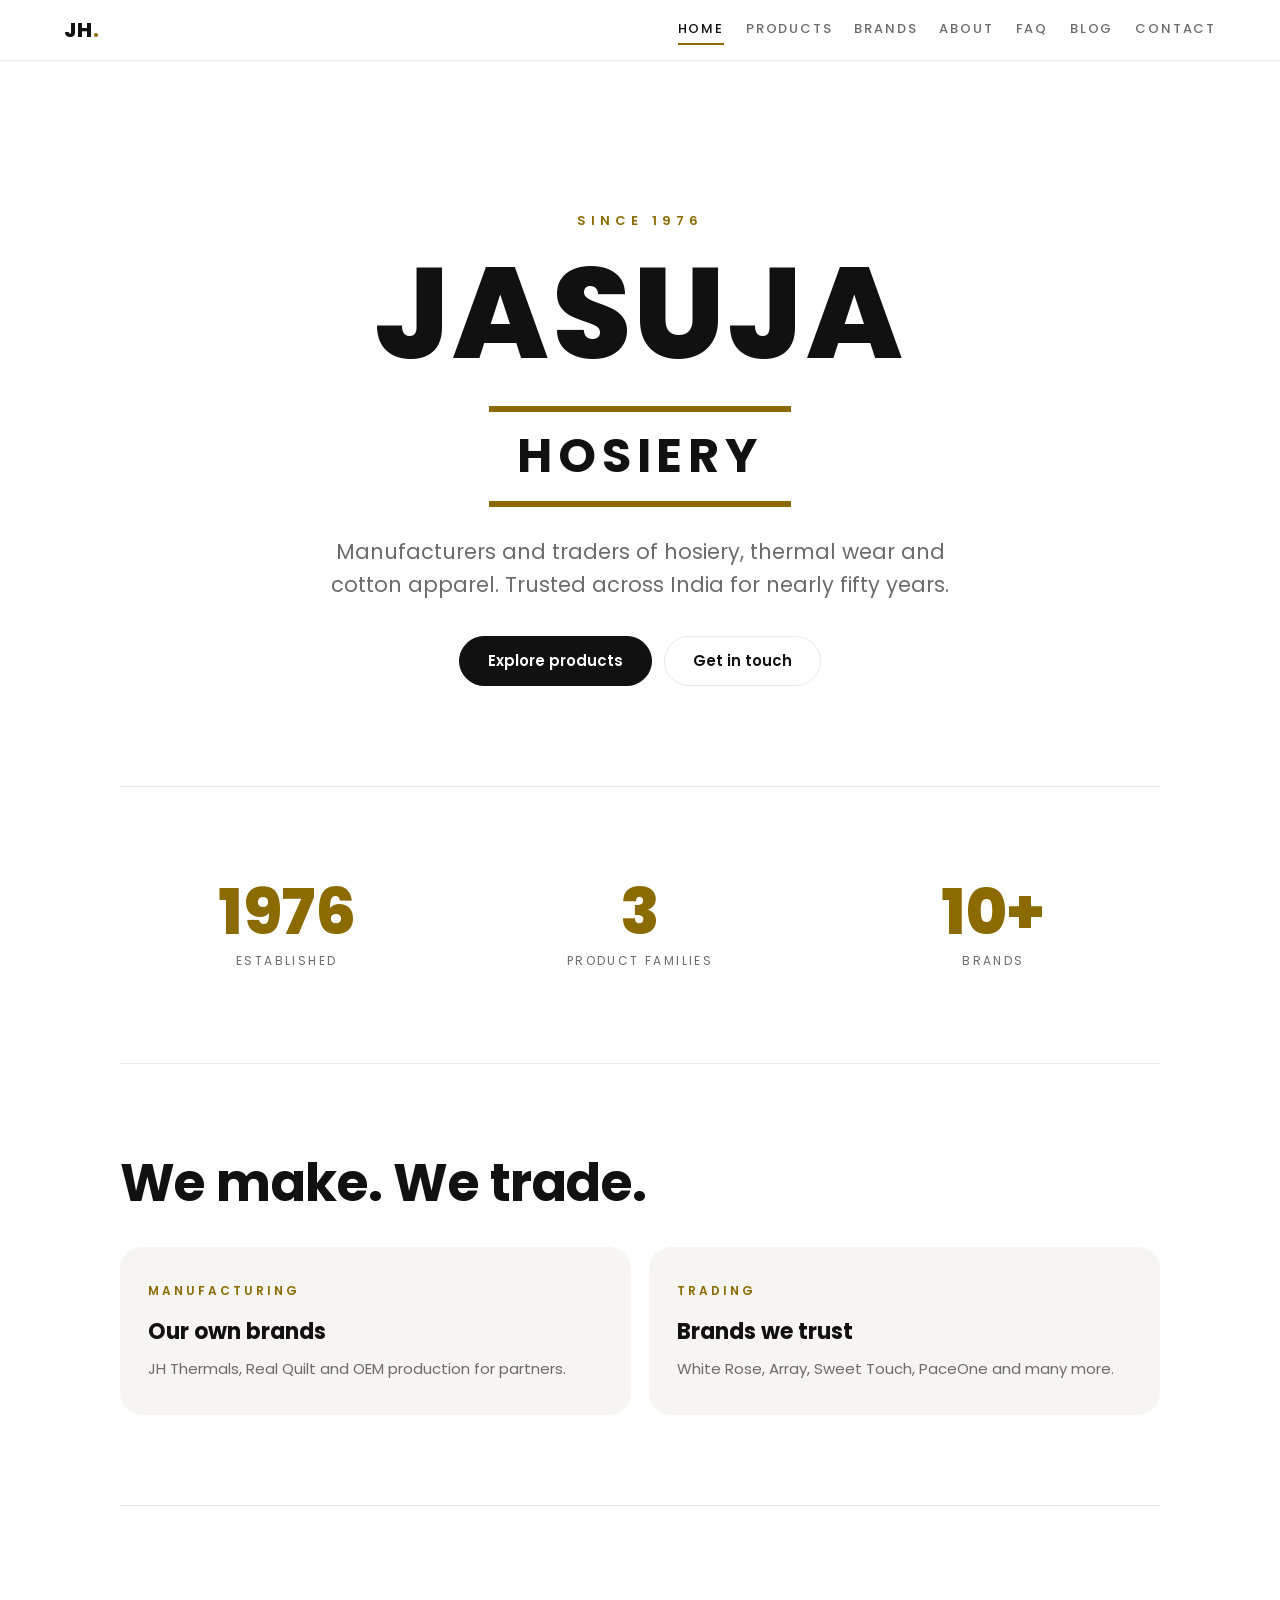
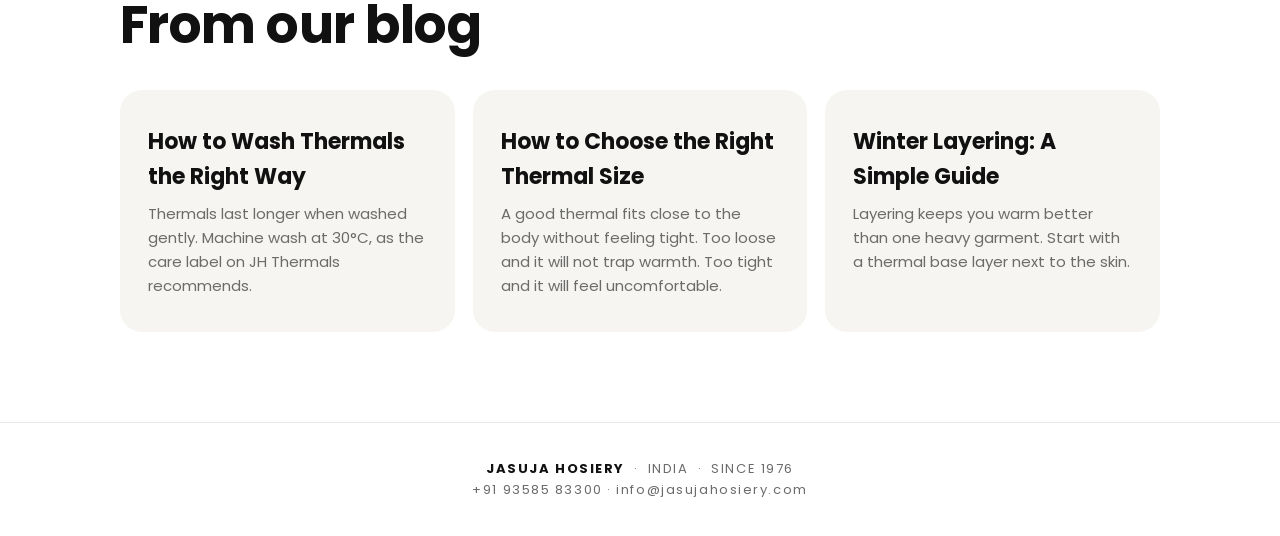
<file: index.html>
<!DOCTYPE html>
<html lang="en"><head><meta charset="utf-8"><meta name="viewport" content="width=device-width, initial-scale=1, viewport-fit=cover">
<title>Jasuja Hosiery | Hosiery, Thermal Wear &amp; Cotton Apparel Manufacturer Since 1976</title><meta name="description" content="Jasuja Hosiery manufactures and trades hosiery goods, thermal wear and cotton apparel in India since 1976. Brands: JH Thermals, Real Quilt, White Rose, Array and more."><link rel="canonical" href="https://jasujahosiery.com/">
<meta property="og:type" content="website"><meta property="og:title" content="Jasuja Hosiery | Hosiery, Thermal Wear &amp; Cotton Apparel Manufacturer Since 1976"><meta property="og:description" content="Jasuja Hosiery manufactures and trades hosiery goods, thermal wear and cotton apparel in India since 1976. Brands: JH Thermals, Real Quilt, White Rose, Array and more."><meta property="og:url" content="https://jasujahosiery.com/"><meta property="og:site_name" content="Jasuja Hosiery"><meta name="twitter:card" content="summary">
<meta name="theme-color" content="#8B6B00">
<link rel="icon" href="data:image/svg+xml,&lt;svg xmlns=%27http://www.w3.org/2000/svg%27 viewBox=%270 0 100 100%27&gt;&lt;text y=%27.9em%27 font-size=%2790%27&gt;🧵&lt;/text&gt;&lt;/svg&gt;">
<link rel="preconnect" href="https://fonts.googleapis.com"><link rel="preconnect" href="https://fonts.gstatic.com" crossorigin>
<link href="https://fonts.googleapis.com/css2?family=Poppins:wght@400;500;600;700;800&amp;display=swap" rel="stylesheet">
<link rel="stylesheet" href="/style.css"><script type="application/ld+json">{"@context": "https://schema.org", "@type": "Organization", "name": "Jasuja Hosiery", "url": "https://jasujahosiery.com", "foundingDate": "1976", "email": "info@jasujahosiery.com", "telephone": ["+91-9358583300", "+91-8791907779"], "description": "Manufacturer and trader of hosiery goods, thermal wear and cotton apparel in India since 1976.", "brand": [{"@type": "Brand", "name": "JH Thermals"}, {"@type": "Brand", "name": "Real Quilt"}]}</script></head><body>
<nav><a class="logo" href="/">JH<span>.</span></a><div class="links"><a href="/" class="on">Home</a><a href="/products/">Products</a><a href="/brands/">Brands</a><a href="/about/">About</a><a href="/faq/">FAQ</a><a href="/blog/">Blog</a><a href="/contact/">Contact</a></div></nav>
<main><div class="wrap hero"><p class="eyebrow">Since 1976</p><h1>JASUJA</h1><div class="bar">HOSIERY</div>
<p class="lead">Manufacturers and traders of hosiery, thermal wear and cotton apparel. Trusted across India for nearly fifty years.</p>
<div class="btns"><a class="btn" href="/products/">Explore products</a><a class="btn o" href="/contact/">Get in touch</a></div></div>
<div class="wrap sec"><div class="stats"><div><b>1976</b><span>Established</span></div><div><b>3</b><span>Product families</span></div><div><b>10+</b><span>Brands</span></div></div></div>
<div class="wrap sec"><h2>We make. We trade.</h2><div class="grid"><a class="card" href="/brands/"><span class="t">Manufacturing</span><h3>Our own brands</h3><p>JH Thermals, Real Quilt and OEM production for partners.</p></a><a class="card" href="/brands/"><span class="t">Trading</span><h3>Brands we trust</h3><p>White Rose, Array, Sweet Touch, PaceOne and many more.</p></a></div></div>
<div class="wrap sec"><h2>From our blog</h2><div class="grid post"><a class="card" href="/blog/how-to-wash-thermals/"><h3>How to Wash Thermals the Right Way</h3><p>Thermals last longer when washed gently. Machine wash at 30°C, as the care label on JH Thermals recommends.</p></a><a class="card" href="/blog/how-to-choose-thermal-size/"><h3>How to Choose the Right Thermal Size</h3><p>A good thermal fits close to the body without feeling tight. Too loose and it will not trap warmth. Too tight and it will feel uncomfortable.</p></a><a class="card" href="/blog/layering-for-winter/"><h3>Winter Layering: A Simple Guide</h3><p>Layering keeps you warm better than one heavy garment. Start with a thermal base layer next to the skin.</p></a></div></div></main>
<footer><b>JASUJA HOSIERY</b> &nbsp;·&nbsp; INDIA &nbsp;·&nbsp; SINCE 1976<br><a href="tel:+919358583300">+91 93585 83300</a> · <a href="mailto:info@jasujahosiery.com">info@jasujahosiery.com</a></footer>
</body></html>
</file>
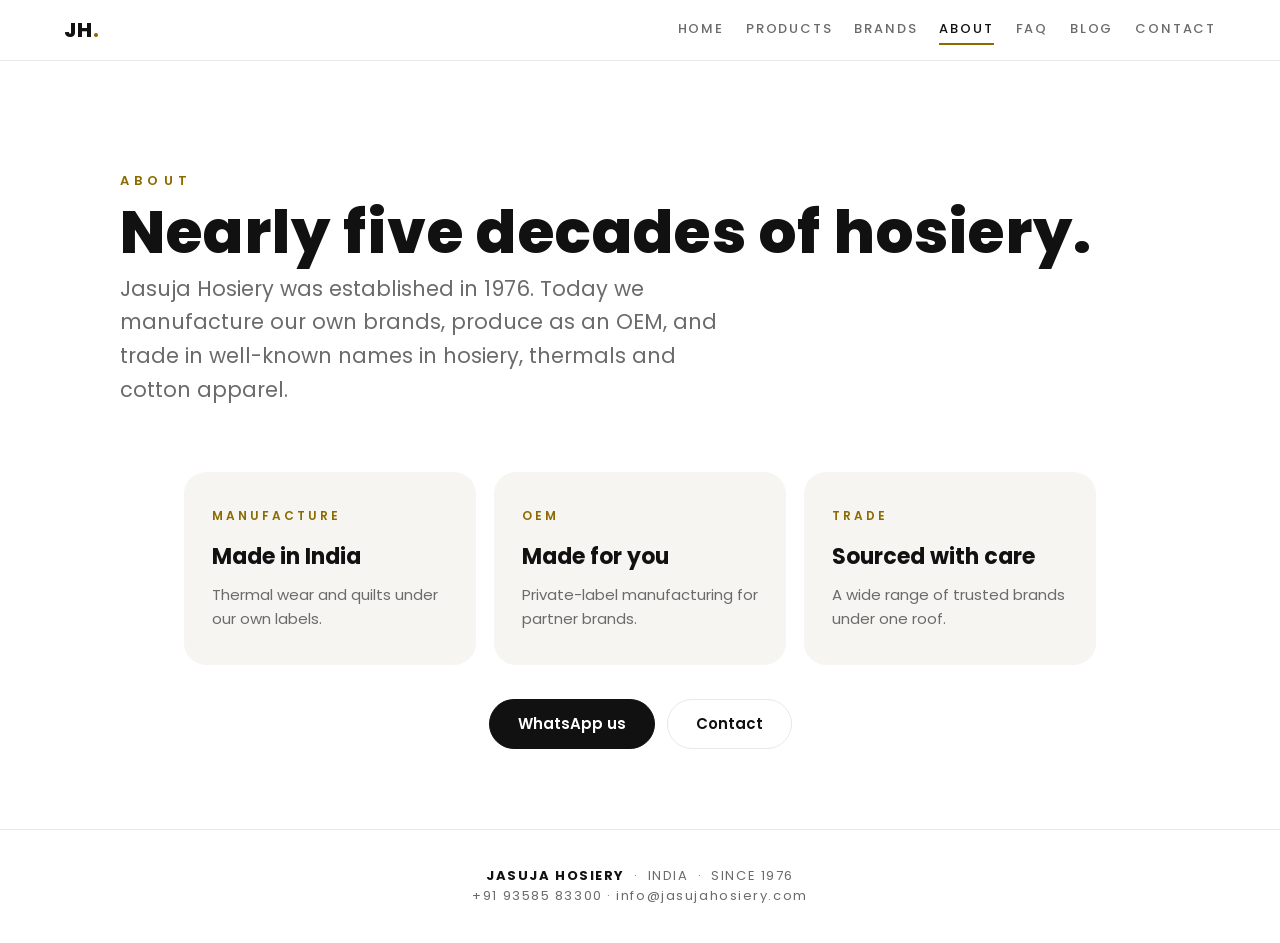
<file: about/index.html>
<!DOCTYPE html>
<html lang="en"><head><meta charset="utf-8"><meta name="viewport" content="width=device-width, initial-scale=1, viewport-fit=cover">
<title>About Jasuja Hosiery | Hosiery Manufacturer Since 1976</title><meta name="description" content="Jasuja Hosiery was established in 1976. We manufacture our own brands, produce OEM for partners and trade in leading hosiery, thermal and apparel brands."><link rel="canonical" href="https://jasujahosiery.com/about/">
<meta property="og:type" content="website"><meta property="og:title" content="About Jasuja Hosiery | Hosiery Manufacturer Since 1976"><meta property="og:description" content="Jasuja Hosiery was established in 1976. We manufacture our own brands, produce OEM for partners and trade in leading hosiery, thermal and apparel brands."><meta property="og:url" content="https://jasujahosiery.com/about/"><meta property="og:site_name" content="Jasuja Hosiery"><meta name="twitter:card" content="summary">
<meta name="theme-color" content="#8B6B00">
<link rel="icon" href="data:image/svg+xml,&lt;svg xmlns=%27http://www.w3.org/2000/svg%27 viewBox=%270 0 100 100%27&gt;&lt;text y=%27.9em%27 font-size=%2790%27&gt;🧵&lt;/text&gt;&lt;/svg&gt;">
<link rel="preconnect" href="https://fonts.googleapis.com"><link rel="preconnect" href="https://fonts.gstatic.com" crossorigin>
<link href="https://fonts.googleapis.com/css2?family=Poppins:wght@400;500;600;700;800&amp;display=swap" rel="stylesheet">
<link rel="stylesheet" href="/style.css"><script type="application/ld+json">{"@context": "https://schema.org", "@type": "Organization", "name": "Jasuja Hosiery", "url": "https://jasujahosiery.com", "foundingDate": "1976", "email": "info@jasujahosiery.com", "telephone": ["+91-9358583300", "+91-8791907779"], "description": "Manufacturer and trader of hosiery goods, thermal wear and cotton apparel in India since 1976.", "brand": [{"@type": "Brand", "name": "JH Thermals"}, {"@type": "Brand", "name": "Real Quilt"}]}</script></head><body>
<nav><a class="logo" href="/">JH<span>.</span></a><div class="links"><a href="/">Home</a><a href="/products/">Products</a><a href="/brands/">Brands</a><a href="/about/" class="on">About</a><a href="/faq/">FAQ</a><a href="/blog/">Blog</a><a href="/contact/">Contact</a></div></nav>
<main><div class="wrap head"><p class="eyebrow">About</p><h1 style="font-size:clamp(34px,6vw,60px);margin:10px 0">Nearly five decades of hosiery.</h1><p class="lead" style="margin:0;text-align:left">Jasuja Hosiery was established in 1976. Today we manufacture our own brands, produce as an OEM, and trade in well-known names in hosiery, thermals and cotton apparel.</p></div><div class="wrap"><div class="grid"><div class="card"><span class="t">Manufacture</span><h3>Made in India</h3><p>Thermal wear and quilts under our own labels.</p></div><div class="card"><span class="t">OEM</span><h3>Made for you</h3><p>Private-label manufacturing for partner brands.</p></div><div class="card"><span class="t">Trade</span><h3>Sourced with care</h3><p>A wide range of trusted brands under one roof.</p></div></div><div class="btns"><a class="btn" href="https://wa.me/919358583300">WhatsApp us</a><a class="btn o" href="/contact/">Contact</a></div><div style="height:80px"></div></div></main>
<footer><b>JASUJA HOSIERY</b> &nbsp;·&nbsp; INDIA &nbsp;·&nbsp; SINCE 1976<br><a href="tel:+919358583300">+91 93585 83300</a> · <a href="mailto:info@jasujahosiery.com">info@jasujahosiery.com</a></footer>
</body></html>
</file>
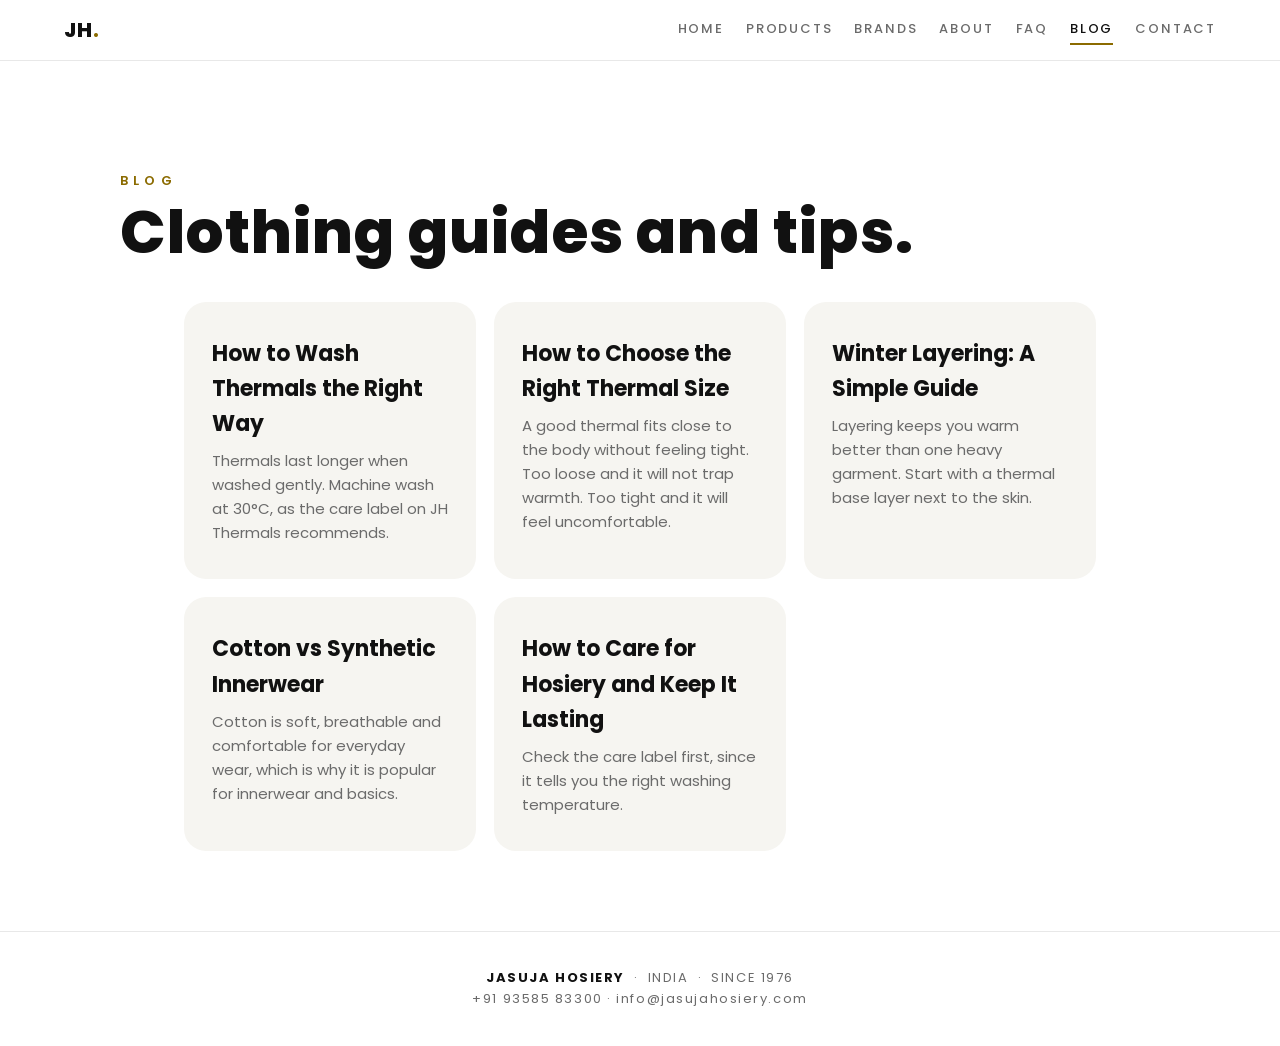
<file: blog/index.html>
<!DOCTYPE html>
<html lang="en"><head><meta charset="utf-8"><meta name="viewport" content="width=device-width, initial-scale=1, viewport-fit=cover">
<title>Blog: Clothing, Thermal &amp; Hosiery Guides | Jasuja Hosiery</title><meta name="description" content="Practical guides on thermals, winter layering, innerwear and hosiery care from Jasuja Hosiery."><link rel="canonical" href="https://jasujahosiery.com/blog/">
<meta property="og:type" content="website"><meta property="og:title" content="Blog: Clothing, Thermal &amp; Hosiery Guides | Jasuja Hosiery"><meta property="og:description" content="Practical guides on thermals, winter layering, innerwear and hosiery care from Jasuja Hosiery."><meta property="og:url" content="https://jasujahosiery.com/blog/"><meta property="og:site_name" content="Jasuja Hosiery"><meta name="twitter:card" content="summary">
<meta name="theme-color" content="#8B6B00">
<link rel="icon" href="data:image/svg+xml,&lt;svg xmlns=%27http://www.w3.org/2000/svg%27 viewBox=%270 0 100 100%27&gt;&lt;text y=%27.9em%27 font-size=%2790%27&gt;🧵&lt;/text&gt;&lt;/svg&gt;">
<link rel="preconnect" href="https://fonts.googleapis.com"><link rel="preconnect" href="https://fonts.gstatic.com" crossorigin>
<link href="https://fonts.googleapis.com/css2?family=Poppins:wght@400;500;600;700;800&amp;display=swap" rel="stylesheet">
<link rel="stylesheet" href="/style.css"></head><body>
<nav><a class="logo" href="/">JH<span>.</span></a><div class="links"><a href="/">Home</a><a href="/products/">Products</a><a href="/brands/">Brands</a><a href="/about/">About</a><a href="/faq/">FAQ</a><a href="/blog/" class="on">Blog</a><a href="/contact/">Contact</a></div></nav>
<main><div class="wrap head"><p class="eyebrow">Blog</p><h1 style="font-size:clamp(34px,6vw,60px);margin:10px 0">Clothing guides and tips.</h1></div><div class="wrap post" style="padding-bottom:80px"><div class="grid" style="margin-top:0"><a class="card" href="/blog/how-to-wash-thermals/"><h3>How to Wash Thermals the Right Way</h3><p>Thermals last longer when washed gently. Machine wash at 30°C, as the care label on JH Thermals recommends.</p></a><a class="card" href="/blog/how-to-choose-thermal-size/"><h3>How to Choose the Right Thermal Size</h3><p>A good thermal fits close to the body without feeling tight. Too loose and it will not trap warmth. Too tight and it will feel uncomfortable.</p></a><a class="card" href="/blog/layering-for-winter/"><h3>Winter Layering: A Simple Guide</h3><p>Layering keeps you warm better than one heavy garment. Start with a thermal base layer next to the skin.</p></a><a class="card" href="/blog/cotton-vs-synthetic-innerwear/"><h3>Cotton vs Synthetic Innerwear</h3><p>Cotton is soft, breathable and comfortable for everyday wear, which is why it is popular for innerwear and basics.</p></a><a class="card" href="/blog/caring-for-hosiery/"><h3>How to Care for Hosiery and Keep It Lasting</h3><p>Check the care label first, since it tells you the right washing temperature.</p></a></div></div></main>
<footer><b>JASUJA HOSIERY</b> &nbsp;·&nbsp; INDIA &nbsp;·&nbsp; SINCE 1976<br><a href="tel:+919358583300">+91 93585 83300</a> · <a href="mailto:info@jasujahosiery.com">info@jasujahosiery.com</a></footer>
</body></html>
</file>
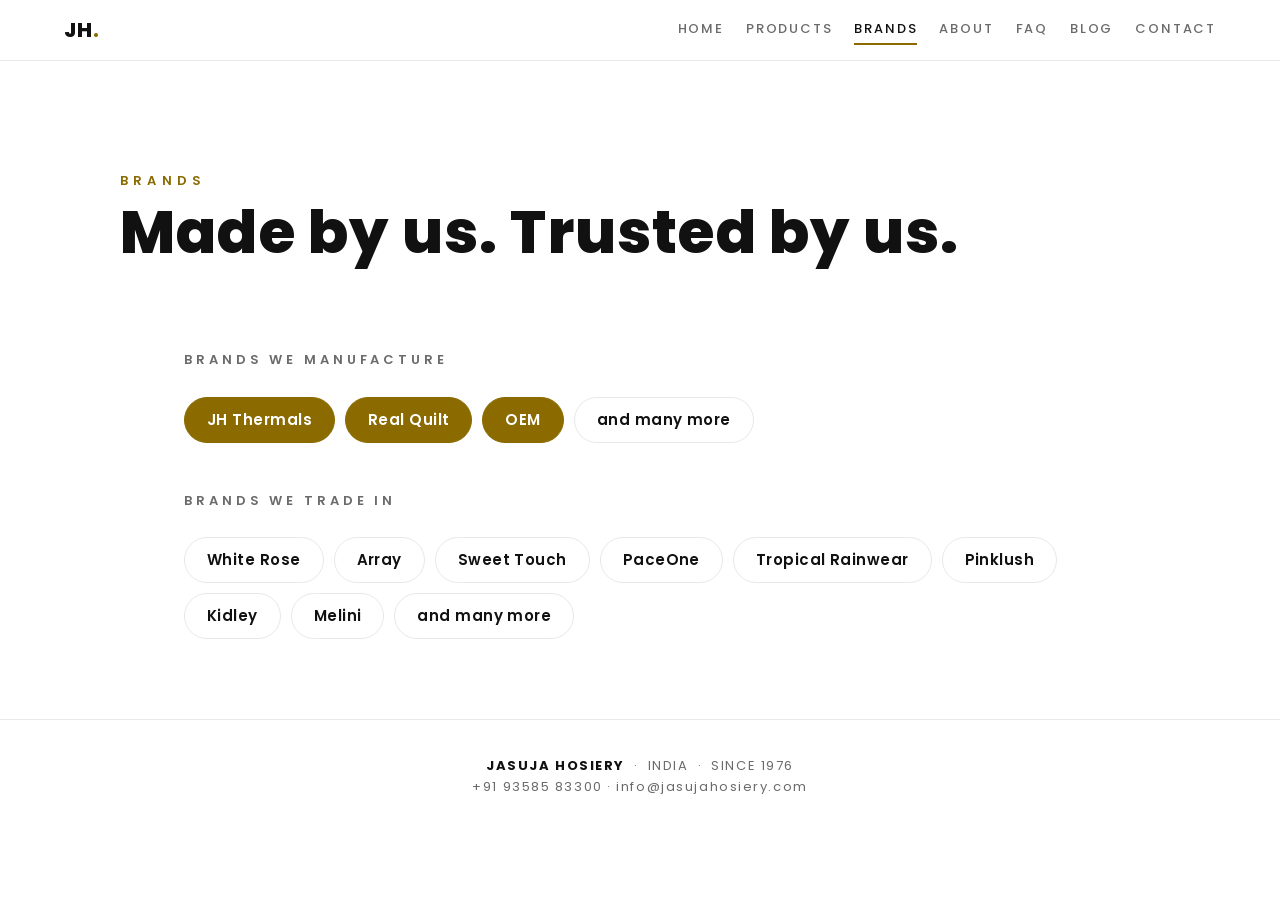
<file: brands/index.html>
<!DOCTYPE html>
<html lang="en"><head><meta charset="utf-8"><meta name="viewport" content="width=device-width, initial-scale=1, viewport-fit=cover">
<title>Brands We Manufacture &amp; Trade | Jasuja Hosiery</title><meta name="description" content="Jasuja Hosiery manufactures JH Thermals, Real Quilt and OEM, and trades in White Rose, Array, Sweet Touch, PaceOne, Tropical Rainwear, Pinklush, Kidley and Melini."><link rel="canonical" href="https://jasujahosiery.com/brands/">
<meta property="og:type" content="website"><meta property="og:title" content="Brands We Manufacture &amp; Trade | Jasuja Hosiery"><meta property="og:description" content="Jasuja Hosiery manufactures JH Thermals, Real Quilt and OEM, and trades in White Rose, Array, Sweet Touch, PaceOne, Tropical Rainwear, Pinklush, Kidley and Melini."><meta property="og:url" content="https://jasujahosiery.com/brands/"><meta property="og:site_name" content="Jasuja Hosiery"><meta name="twitter:card" content="summary">
<meta name="theme-color" content="#8B6B00">
<link rel="icon" href="data:image/svg+xml,&lt;svg xmlns=%27http://www.w3.org/2000/svg%27 viewBox=%270 0 100 100%27&gt;&lt;text y=%27.9em%27 font-size=%2790%27&gt;🧵&lt;/text&gt;&lt;/svg&gt;">
<link rel="preconnect" href="https://fonts.googleapis.com"><link rel="preconnect" href="https://fonts.gstatic.com" crossorigin>
<link href="https://fonts.googleapis.com/css2?family=Poppins:wght@400;500;600;700;800&amp;display=swap" rel="stylesheet">
<link rel="stylesheet" href="/style.css"></head><body>
<nav><a class="logo" href="/">JH<span>.</span></a><div class="links"><a href="/">Home</a><a href="/products/">Products</a><a href="/brands/" class="on">Brands</a><a href="/about/">About</a><a href="/faq/">FAQ</a><a href="/blog/">Blog</a><a href="/contact/">Contact</a></div></nav>
<main><div class="wrap head"><p class="eyebrow">Brands</p><h1 style="font-size:clamp(34px,6vw,60px);margin:10px 0">Made by us. Trusted by us.</h1></div><div class="wrap"><p class="sub">Brands we manufacture</p><div class="chips"><span class="chip g">JH Thermals</span><span class="chip g">Real Quilt</span><span class="chip g">OEM</span><span class="chip">and many more</span></div><p class="sub">Brands we trade in</p><div class="chips"><span class="chip">White Rose</span><span class="chip">Array</span><span class="chip">Sweet Touch</span><span class="chip">PaceOne</span><span class="chip">Tropical Rainwear</span><span class="chip">Pinklush</span><span class="chip">Kidley</span><span class="chip">Melini</span><span class="chip">and many more</span></div><div style="height:80px"></div></div></main>
<footer><b>JASUJA HOSIERY</b> &nbsp;·&nbsp; INDIA &nbsp;·&nbsp; SINCE 1976<br><a href="tel:+919358583300">+91 93585 83300</a> · <a href="mailto:info@jasujahosiery.com">info@jasujahosiery.com</a></footer>
</body></html>
</file>
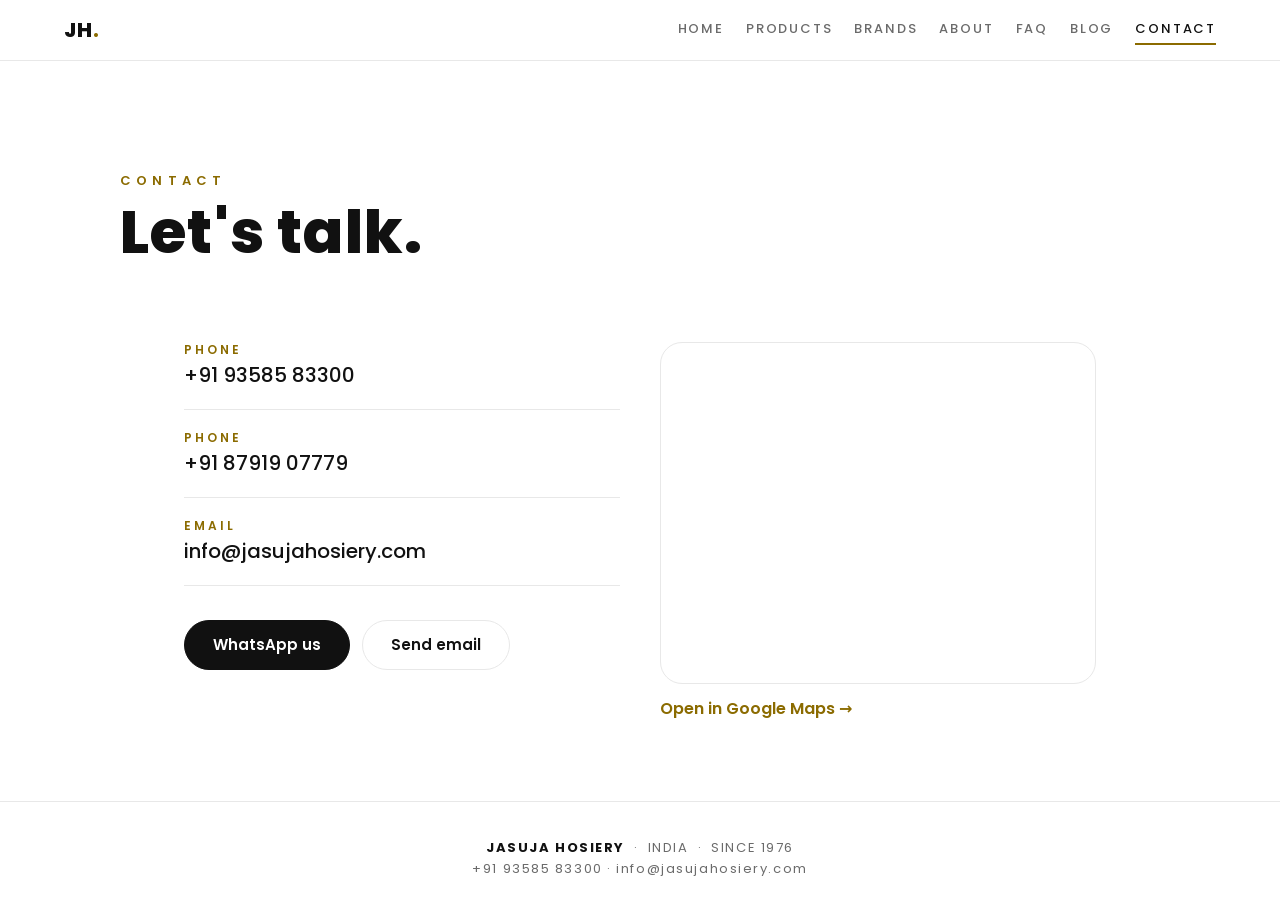
<file: contact/index.html>
<!DOCTYPE html>
<html lang="en"><head><meta charset="utf-8"><meta name="viewport" content="width=device-width, initial-scale=1, viewport-fit=cover">
<title>Contact Jasuja Hosiery | Phone, WhatsApp, Email &amp; Map</title><meta name="description" content="Call +91 93585 83300 or +91 87919 07779, WhatsApp or email info@jasujahosiery.com. Find Jasuja Hosiery on Google Maps."><link rel="canonical" href="https://jasujahosiery.com/contact/">
<meta property="og:type" content="website"><meta property="og:title" content="Contact Jasuja Hosiery | Phone, WhatsApp, Email &amp; Map"><meta property="og:description" content="Call +91 93585 83300 or +91 87919 07779, WhatsApp or email info@jasujahosiery.com. Find Jasuja Hosiery on Google Maps."><meta property="og:url" content="https://jasujahosiery.com/contact/"><meta property="og:site_name" content="Jasuja Hosiery"><meta name="twitter:card" content="summary">
<meta name="theme-color" content="#8B6B00">
<link rel="icon" href="data:image/svg+xml,&lt;svg xmlns=%27http://www.w3.org/2000/svg%27 viewBox=%270 0 100 100%27&gt;&lt;text y=%27.9em%27 font-size=%2790%27&gt;🧵&lt;/text&gt;&lt;/svg&gt;">
<link rel="preconnect" href="https://fonts.googleapis.com"><link rel="preconnect" href="https://fonts.gstatic.com" crossorigin>
<link href="https://fonts.googleapis.com/css2?family=Poppins:wght@400;500;600;700;800&amp;display=swap" rel="stylesheet">
<link rel="stylesheet" href="/style.css"><script type="application/ld+json">{"@context": "https://schema.org", "@type": "Organization", "name": "Jasuja Hosiery", "url": "https://jasujahosiery.com", "foundingDate": "1976", "email": "info@jasujahosiery.com", "telephone": ["+91-9358583300", "+91-8791907779"], "description": "Manufacturer and trader of hosiery goods, thermal wear and cotton apparel in India since 1976.", "brand": [{"@type": "Brand", "name": "JH Thermals"}, {"@type": "Brand", "name": "Real Quilt"}]}</script></head><body>
<nav><a class="logo" href="/">JH<span>.</span></a><div class="links"><a href="/">Home</a><a href="/products/">Products</a><a href="/brands/">Brands</a><a href="/about/">About</a><a href="/faq/">FAQ</a><a href="/blog/">Blog</a><a href="/contact/" class="on">Contact</a></div></nav>
<main><div class="wrap head"><p class="eyebrow">Contact</p><h1 style="font-size:clamp(34px,6vw,60px);margin:10px 0">Let's talk.</h1></div><div class="wrap"><div class="cols"><div>
<div class="row"><small>Phone</small><a href="tel:+919358583300">+91 93585 83300</a></div><div class="row"><small>Phone</small><a href="tel:+918791907779">+91 87919 07779</a></div><div class="row"><small>Email</small><a href="mailto:info@jasujahosiery.com">info@jasujahosiery.com</a></div>
<div class="btns" style="justify-content:flex-start"><a class="btn" href="https://wa.me/919358583300">WhatsApp us</a><a class="btn o" href="mailto:info@jasujahosiery.com">Send email</a></div></div>
<div><div class="map"><iframe src="https://www.google.com/maps/embed?pb=!1m18!1m12!1m3!1d3456.221421784885!2d77.54783457555102!3d29.973065974959624!2m3!1f0!2f0!3f0!3m2!1i1024!2i768!4f13.1!3m3!1m2!1s0x390eeb49363e3c87%3A0x78506a50a88eac6a!2sJasuja%20Hosiery!5e0!3m2!1sen!2sin!4v1791187238694!5m2!1sen!2sin" allowfullscreen loading="lazy" referrerpolicy="strict-origin-when-cross-origin" title="Jasuja Hosiery on Google Maps"></iframe></div><p style="margin-top:12px"><a href="https://www.google.com/maps/search/?api=1&amp;query=Jasuja+Hosiery" style="color:var(--gold);font-weight:600">Open in Google Maps →</a></p></div></div><div style="height:80px"></div></div></main>
<footer><b>JASUJA HOSIERY</b> &nbsp;·&nbsp; INDIA &nbsp;·&nbsp; SINCE 1976<br><a href="tel:+919358583300">+91 93585 83300</a> · <a href="mailto:info@jasujahosiery.com">info@jasujahosiery.com</a></footer>
</body></html>
</file>
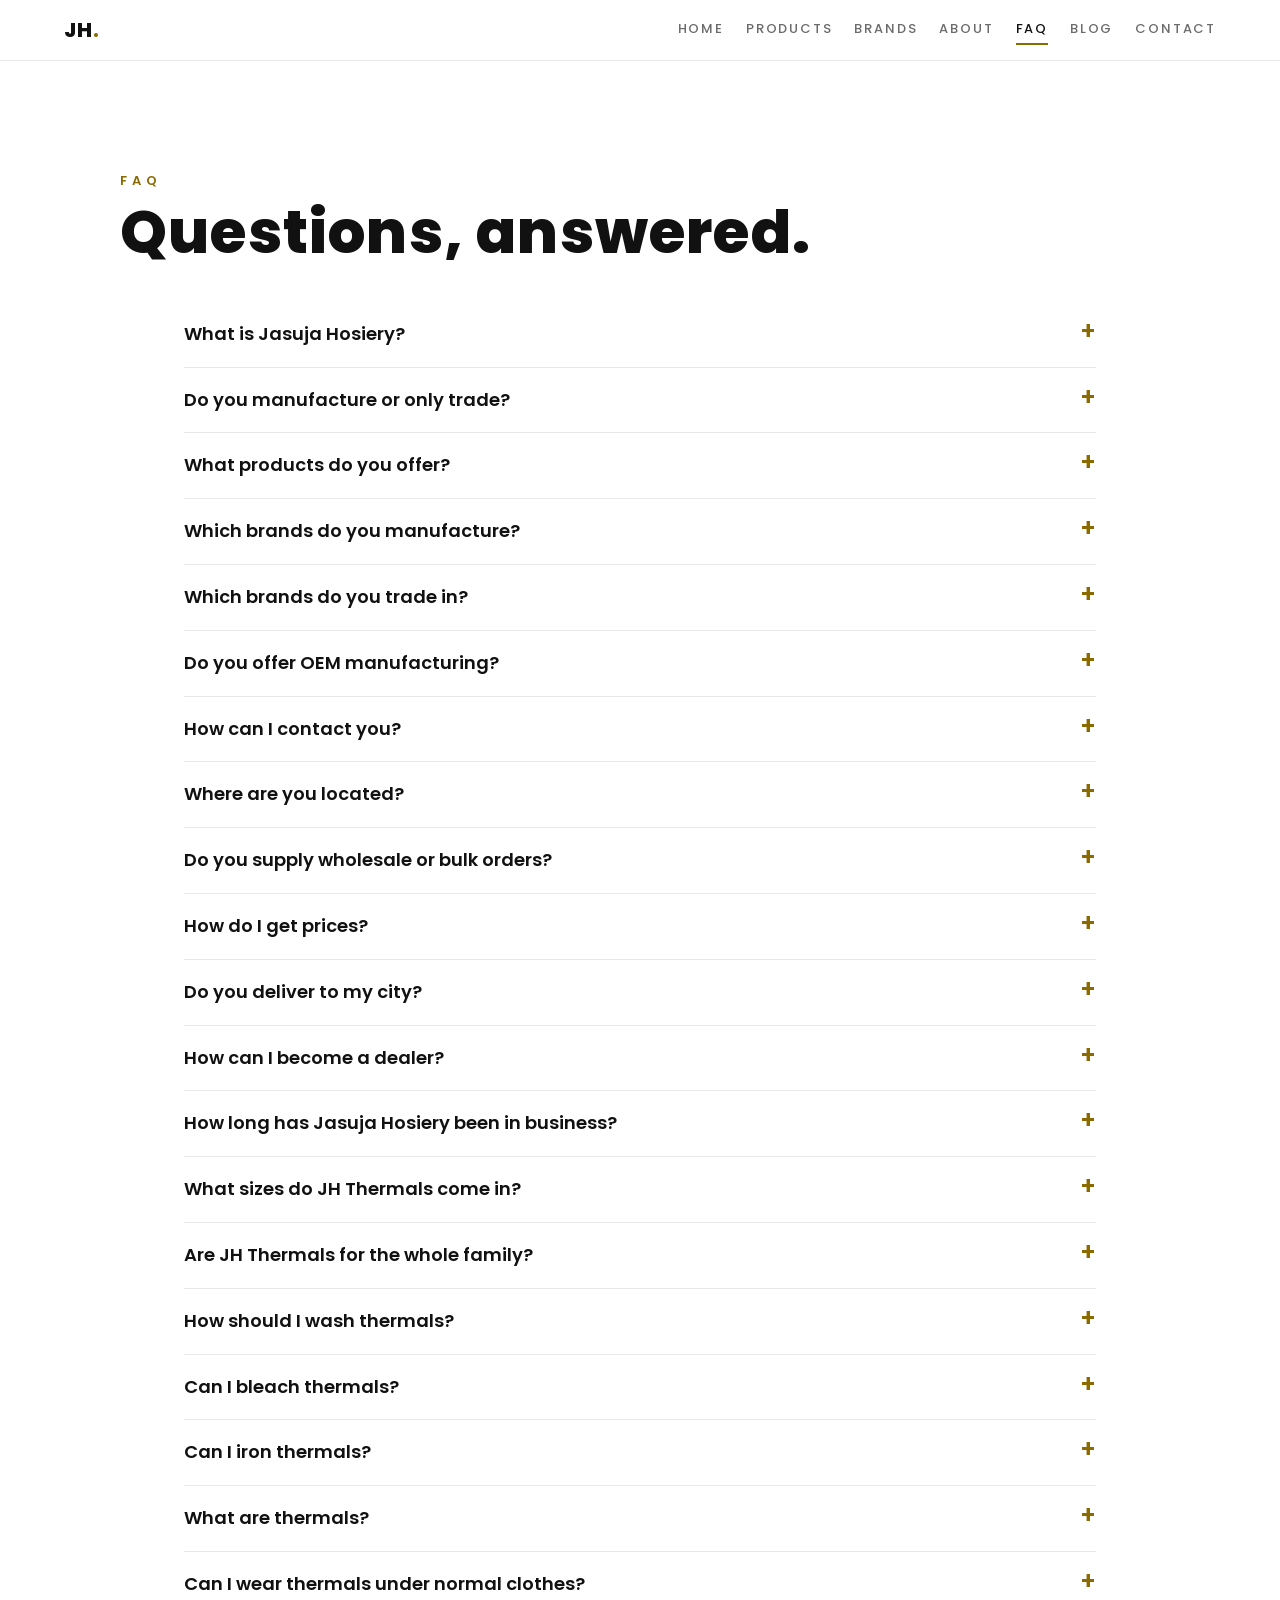
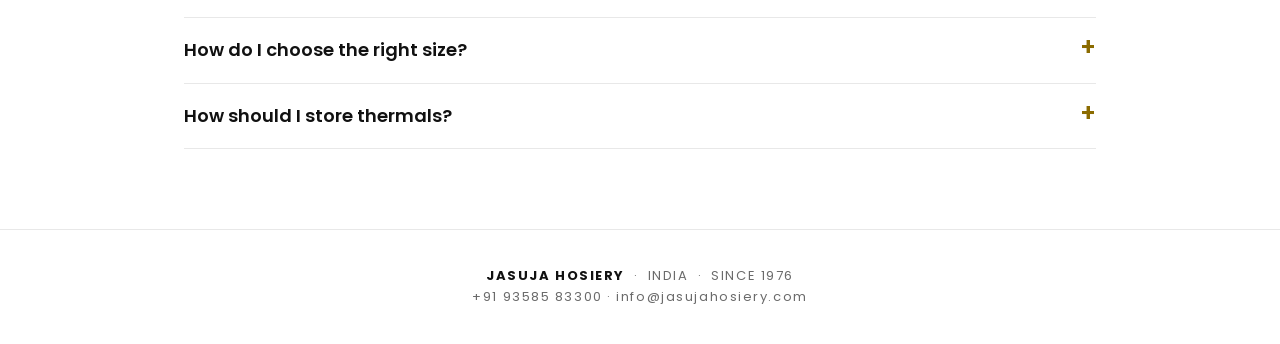
<file: faq/index.html>
<!DOCTYPE html>
<html lang="en"><head><meta charset="utf-8"><meta name="viewport" content="width=device-width, initial-scale=1, viewport-fit=cover">
<title>FAQ | Jasuja Hosiery</title><meta name="description" content="Answers about Jasuja Hosiery: brands, OEM, wholesale enquiries, contact details, and how to choose and wash JH Thermals (sizes 36 to 90)."><link rel="canonical" href="https://jasujahosiery.com/faq/">
<meta property="og:type" content="website"><meta property="og:title" content="FAQ | Jasuja Hosiery"><meta property="og:description" content="Answers about Jasuja Hosiery: brands, OEM, wholesale enquiries, contact details, and how to choose and wash JH Thermals (sizes 36 to 90)."><meta property="og:url" content="https://jasujahosiery.com/faq/"><meta property="og:site_name" content="Jasuja Hosiery"><meta name="twitter:card" content="summary">
<meta name="theme-color" content="#8B6B00">
<link rel="icon" href="data:image/svg+xml,&lt;svg xmlns=%27http://www.w3.org/2000/svg%27 viewBox=%270 0 100 100%27&gt;&lt;text y=%27.9em%27 font-size=%2790%27&gt;🧵&lt;/text&gt;&lt;/svg&gt;">
<link rel="preconnect" href="https://fonts.googleapis.com"><link rel="preconnect" href="https://fonts.gstatic.com" crossorigin>
<link href="https://fonts.googleapis.com/css2?family=Poppins:wght@400;500;600;700;800&amp;display=swap" rel="stylesheet">
<link rel="stylesheet" href="/style.css"><script type="application/ld+json">{"@context": "https://schema.org", "@type": "FAQPage", "mainEntity": [{"@type": "Question", "name": "What is Jasuja Hosiery?", "acceptedAnswer": {"@type": "Answer", "text": "Jasuja Hosiery is a manufacturer and trader of hosiery goods, thermal wear and cotton apparel, established in 1976."}}, {"@type": "Question", "name": "Do you manufacture or only trade?", "acceptedAnswer": {"@type": "Answer", "text": "Both. We manufacture our own brands and also trade in well-known brands."}}, {"@type": "Question", "name": "What products do you offer?", "acceptedAnswer": {"@type": "Answer", "text": "All types of hosiery goods, thermal wear and cotton apparel."}}, {"@type": "Question", "name": "Which brands do you manufacture?", "acceptedAnswer": {"@type": "Answer", "text": "JH Thermals, Real Quilt and OEM production, along with many more."}}, {"@type": "Question", "name": "Which brands do you trade in?", "acceptedAnswer": {"@type": "Answer", "text": "White Rose, Array, Sweet Touch, PaceOne, Tropical Rainwear, Pinklush, Kidley, Melini and many more."}}, {"@type": "Question", "name": "Do you offer OEM manufacturing?", "acceptedAnswer": {"@type": "Answer", "text": "Yes, OEM is part of our manufacturing. Call or message us with your requirements."}}, {"@type": "Question", "name": "How can I contact you?", "acceptedAnswer": {"@type": "Answer", "text": "Call +91 93585 83300 or +91 87919 07779, WhatsApp us, or email info@jasujahosiery.com."}}, {"@type": "Question", "name": "Where are you located?", "acceptedAnswer": {"@type": "Answer", "text": "Our location is on the Contact page, with a Google Maps link."}}, {"@type": "Question", "name": "Do you supply wholesale or bulk orders?", "acceptedAnswer": {"@type": "Answer", "text": "Please call or WhatsApp us with your requirement for wholesale and bulk enquiries."}}, {"@type": "Question", "name": "How do I get prices?", "acceptedAnswer": {"@type": "Answer", "text": "Prices depend on the product and quantity. Contact us and we will share them."}}, {"@type": "Question", "name": "Do you deliver to my city?", "acceptedAnswer": {"@type": "Answer", "text": "Call or WhatsApp us with your city and we will confirm delivery options."}}, {"@type": "Question", "name": "How can I become a dealer?", "acceptedAnswer": {"@type": "Answer", "text": "Contact us by phone, WhatsApp or email to discuss dealing with our brands."}}, {"@type": "Question", "name": "How long has Jasuja Hosiery been in business?", "acceptedAnswer": {"@type": "Answer", "text": "Since 1976, which is nearly five decades."}}, {"@type": "Question", "name": "What sizes do JH Thermals come in?", "acceptedAnswer": {"@type": "Answer", "text": "JH Thermals are available in sizes 36 to 90."}}, {"@type": "Question", "name": "Are JH Thermals for the whole family?", "acceptedAnswer": {"@type": "Answer", "text": "Yes. The range covers men, women and kids."}}, {"@type": "Question", "name": "How should I wash thermals?", "acceptedAnswer": {"@type": "Answer", "text": "Machine wash at 30°C, as shown on the care label."}}, {"@type": "Question", "name": "Can I bleach thermals?", "acceptedAnswer": {"@type": "Answer", "text": "No. Do not bleach thermals, as the care label indicates."}}, {"@type": "Question", "name": "Can I iron thermals?", "acceptedAnswer": {"@type": "Answer", "text": "No. Thermals should not be ironed, per the care label."}}, {"@type": "Question", "name": "What are thermals?", "acceptedAnswer": {"@type": "Answer", "text": "Thermals are close-fitting base layers worn under regular clothes to keep you warm in cold weather."}}, {"@type": "Question", "name": "Can I wear thermals under normal clothes?", "acceptedAnswer": {"@type": "Answer", "text": "Yes. That is what they are designed for, as a snug layer under shirts, sweaters or trousers."}}, {"@type": "Question", "name": "How do I choose the right size?", "acceptedAnswer": {"@type": "Answer", "text": "Measure your chest or waist, compare with the size range, or ask us and we will help you choose."}}, {"@type": "Question", "name": "How should I store thermals?", "acceptedAnswer": {"@type": "Answer", "text": "Wash and dry them fully, fold them and keep them in a dry place."}}]}</script></head><body>
<nav><a class="logo" href="/">JH<span>.</span></a><div class="links"><a href="/">Home</a><a href="/products/">Products</a><a href="/brands/">Brands</a><a href="/about/">About</a><a href="/faq/" class="on">FAQ</a><a href="/blog/">Blog</a><a href="/contact/">Contact</a></div></nav>
<main><div class="wrap head"><p class="eyebrow">FAQ</p><h1 style="font-size:clamp(34px,6vw,60px);margin:10px 0">Questions, answered.</h1></div><div class="wrap" style="padding-bottom:80px"><details><summary>What is Jasuja Hosiery?</summary><p>Jasuja Hosiery is a manufacturer and trader of hosiery goods, thermal wear and cotton apparel, established in 1976.</p></details><details><summary>Do you manufacture or only trade?</summary><p>Both. We manufacture our own brands and also trade in well-known brands.</p></details><details><summary>What products do you offer?</summary><p>All types of hosiery goods, thermal wear and cotton apparel.</p></details><details><summary>Which brands do you manufacture?</summary><p>JH Thermals, Real Quilt and OEM production, along with many more.</p></details><details><summary>Which brands do you trade in?</summary><p>White Rose, Array, Sweet Touch, PaceOne, Tropical Rainwear, Pinklush, Kidley, Melini and many more.</p></details><details><summary>Do you offer OEM manufacturing?</summary><p>Yes, OEM is part of our manufacturing. Call or message us with your requirements.</p></details><details><summary>How can I contact you?</summary><p>Call +91 93585 83300 or +91 87919 07779, WhatsApp us, or email info@jasujahosiery.com.</p></details><details><summary>Where are you located?</summary><p>Our location is on the Contact page, with a Google Maps link.</p></details><details><summary>Do you supply wholesale or bulk orders?</summary><p>Please call or WhatsApp us with your requirement for wholesale and bulk enquiries.</p></details><details><summary>How do I get prices?</summary><p>Prices depend on the product and quantity. Contact us and we will share them.</p></details><details><summary>Do you deliver to my city?</summary><p>Call or WhatsApp us with your city and we will confirm delivery options.</p></details><details><summary>How can I become a dealer?</summary><p>Contact us by phone, WhatsApp or email to discuss dealing with our brands.</p></details><details><summary>How long has Jasuja Hosiery been in business?</summary><p>Since 1976, which is nearly five decades.</p></details><details><summary>What sizes do JH Thermals come in?</summary><p>JH Thermals are available in sizes 36 to 90.</p></details><details><summary>Are JH Thermals for the whole family?</summary><p>Yes. The range covers men, women and kids.</p></details><details><summary>How should I wash thermals?</summary><p>Machine wash at 30°C, as shown on the care label.</p></details><details><summary>Can I bleach thermals?</summary><p>No. Do not bleach thermals, as the care label indicates.</p></details><details><summary>Can I iron thermals?</summary><p>No. Thermals should not be ironed, per the care label.</p></details><details><summary>What are thermals?</summary><p>Thermals are close-fitting base layers worn under regular clothes to keep you warm in cold weather.</p></details><details><summary>Can I wear thermals under normal clothes?</summary><p>Yes. That is what they are designed for, as a snug layer under shirts, sweaters or trousers.</p></details><details><summary>How do I choose the right size?</summary><p>Measure your chest or waist, compare with the size range, or ask us and we will help you choose.</p></details><details><summary>How should I store thermals?</summary><p>Wash and dry them fully, fold them and keep them in a dry place.</p></details></div></main>
<footer><b>JASUJA HOSIERY</b> &nbsp;·&nbsp; INDIA &nbsp;·&nbsp; SINCE 1976<br><a href="tel:+919358583300">+91 93585 83300</a> · <a href="mailto:info@jasujahosiery.com">info@jasujahosiery.com</a></footer>
</body></html>
</file>
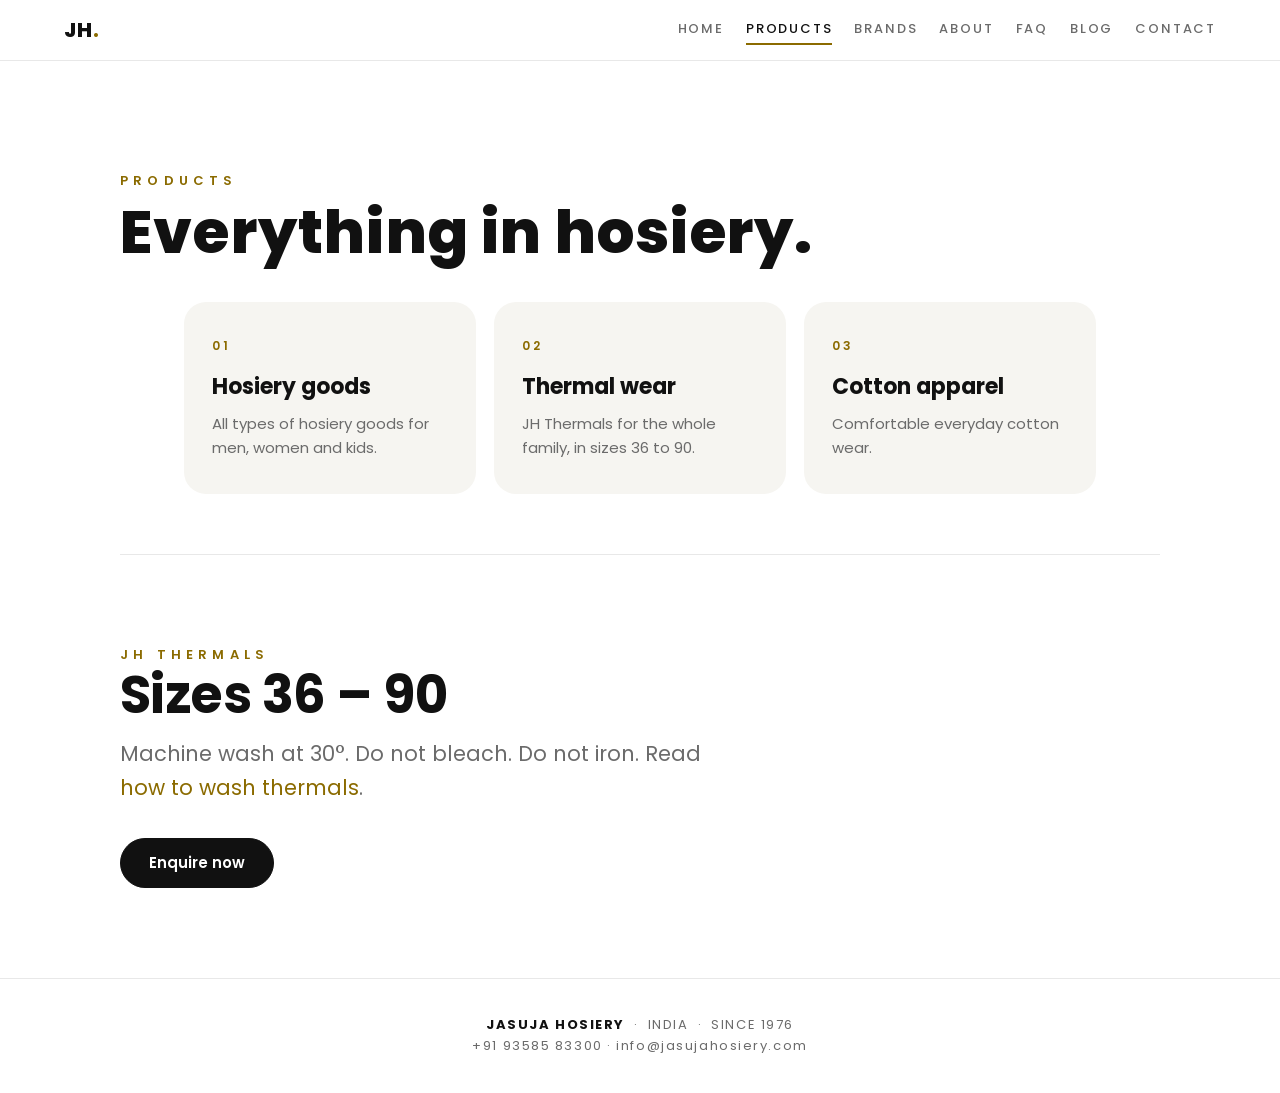
<file: products/index.html>
<!DOCTYPE html>
<html lang="en"><head><meta charset="utf-8"><meta name="viewport" content="width=device-width, initial-scale=1, viewport-fit=cover">
<title>Hosiery, Thermal Wear &amp; Cotton Apparel | Jasuja Hosiery</title><meta name="description" content="Explore Jasuja Hosiery products: all types of hosiery goods, JH Thermals in sizes 36 to 90, and comfortable cotton apparel for men, women and kids."><link rel="canonical" href="https://jasujahosiery.com/products/">
<meta property="og:type" content="website"><meta property="og:title" content="Hosiery, Thermal Wear &amp; Cotton Apparel | Jasuja Hosiery"><meta property="og:description" content="Explore Jasuja Hosiery products: all types of hosiery goods, JH Thermals in sizes 36 to 90, and comfortable cotton apparel for men, women and kids."><meta property="og:url" content="https://jasujahosiery.com/products/"><meta property="og:site_name" content="Jasuja Hosiery"><meta name="twitter:card" content="summary">
<meta name="theme-color" content="#8B6B00">
<link rel="icon" href="data:image/svg+xml,&lt;svg xmlns=%27http://www.w3.org/2000/svg%27 viewBox=%270 0 100 100%27&gt;&lt;text y=%27.9em%27 font-size=%2790%27&gt;🧵&lt;/text&gt;&lt;/svg&gt;">
<link rel="preconnect" href="https://fonts.googleapis.com"><link rel="preconnect" href="https://fonts.gstatic.com" crossorigin>
<link href="https://fonts.googleapis.com/css2?family=Poppins:wght@400;500;600;700;800&amp;display=swap" rel="stylesheet">
<link rel="stylesheet" href="/style.css"></head><body>
<nav><a class="logo" href="/">JH<span>.</span></a><div class="links"><a href="/">Home</a><a href="/products/" class="on">Products</a><a href="/brands/">Brands</a><a href="/about/">About</a><a href="/faq/">FAQ</a><a href="/blog/">Blog</a><a href="/contact/">Contact</a></div></nav>
<main><div class="wrap head"><p class="eyebrow">Products</p><h1 style="font-size:clamp(34px,6vw,60px);margin:10px 0">Everything in hosiery.</h1></div><div class="wrap"><div class="grid" style="margin-top:0"><div class="card"><span class="t">01</span><h3>Hosiery goods</h3><p>All types of hosiery goods for men, women and kids.</p></div><div class="card"><span class="t">02</span><h3>Thermal wear</h3><p>JH Thermals for the whole family, in sizes 36 to 90.</p></div><div class="card"><span class="t">03</span><h3>Cotton apparel</h3><p>Comfortable everyday cotton wear.</p></div></div></div>
<div class="wrap sec" style="margin-top:60px"><p class="eyebrow">JH Thermals</p><h2>Sizes 36 – 90</h2>
<p class="lead" style="margin:14px 0 0;text-align:left">Machine wash at 30°. Do not bleach. Do not iron. Read <a href="/blog/how-to-wash-thermals/" style="color:var(--gold)">how to wash thermals</a>.</p><div class="btns" style="justify-content:flex-start"><a class="btn" href="/contact/">Enquire now</a></div></div></main>
<footer><b>JASUJA HOSIERY</b> &nbsp;·&nbsp; INDIA &nbsp;·&nbsp; SINCE 1976<br><a href="tel:+919358583300">+91 93585 83300</a> · <a href="mailto:info@jasujahosiery.com">info@jasujahosiery.com</a></footer>
</body></html>
</file>
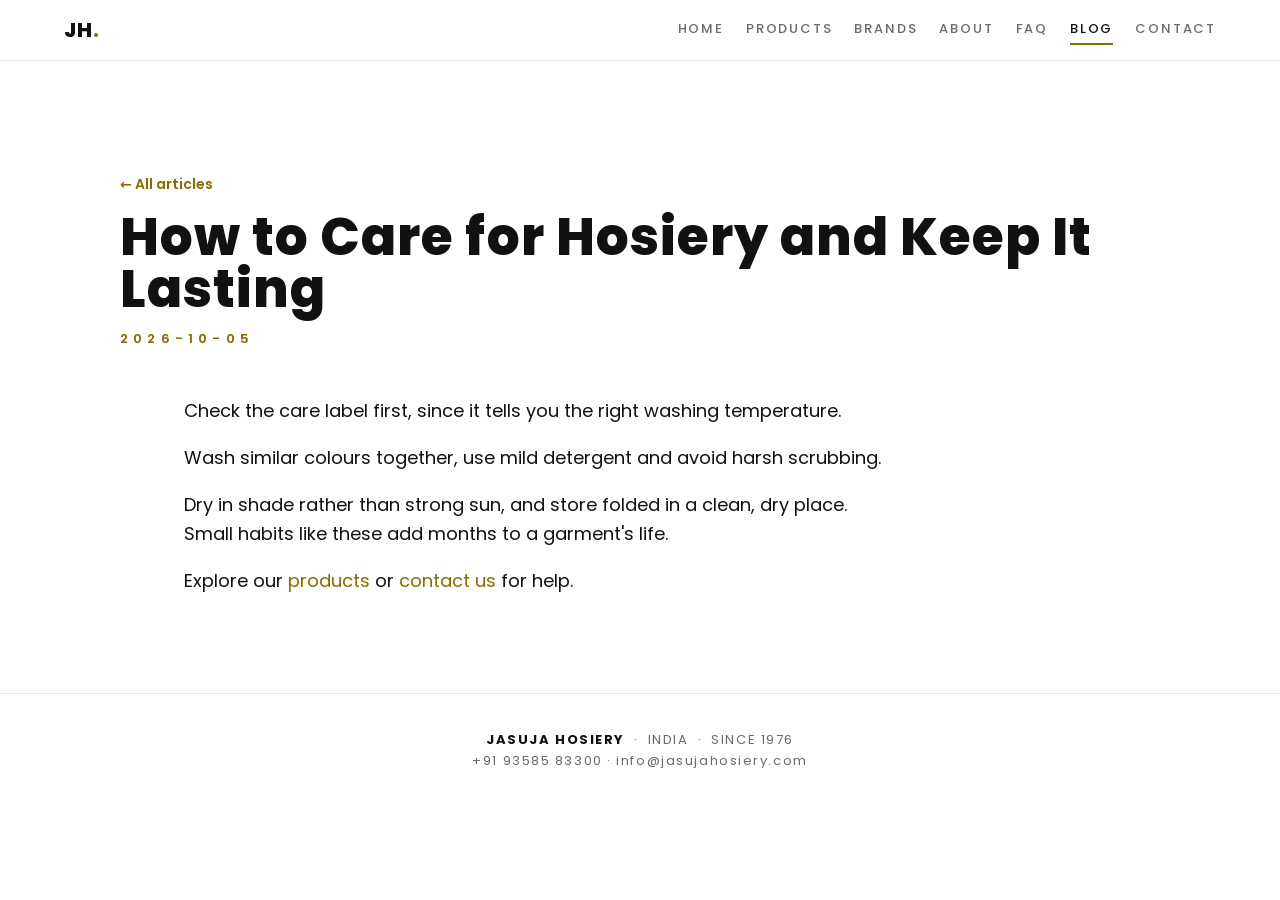
<file: blog/caring-for-hosiery/index.html>
<!DOCTYPE html>
<html lang="en"><head><meta charset="utf-8"><meta name="viewport" content="width=device-width, initial-scale=1, viewport-fit=cover">
<title>How to Care for Hosiery and Keep It Lasting | Jasuja Hosiery</title><meta name="description" content="Check the care label first, since it tells you the right washing temperature."><link rel="canonical" href="https://jasujahosiery.com/blog/caring-for-hosiery/">
<meta property="og:type" content="article"><meta property="og:title" content="How to Care for Hosiery and Keep It Lasting | Jasuja Hosiery"><meta property="og:description" content="Check the care label first, since it tells you the right washing temperature."><meta property="og:url" content="https://jasujahosiery.com/blog/caring-for-hosiery/"><meta property="og:site_name" content="Jasuja Hosiery"><meta name="twitter:card" content="summary">
<meta name="theme-color" content="#8B6B00">
<link rel="icon" href="data:image/svg+xml,&lt;svg xmlns=%27http://www.w3.org/2000/svg%27 viewBox=%270 0 100 100%27&gt;&lt;text y=%27.9em%27 font-size=%2790%27&gt;🧵&lt;/text&gt;&lt;/svg&gt;">
<link rel="preconnect" href="https://fonts.googleapis.com"><link rel="preconnect" href="https://fonts.gstatic.com" crossorigin>
<link href="https://fonts.googleapis.com/css2?family=Poppins:wght@400;500;600;700;800&amp;display=swap" rel="stylesheet">
<link rel="stylesheet" href="/style.css"><script type="application/ld+json">{"@context": "https://schema.org", "@type": "BlogPosting", "headline": "How to Care for Hosiery and Keep It Lasting", "description": "Check the care label first, since it tells you the right washing temperature.", "datePublished": "2026-10-05", "dateModified": "2026-10-05", "mainEntityOfPage": "https://jasujahosiery.com/blog/caring-for-hosiery/", "author": {"@type": "Organization", "name": "Jasuja Hosiery"}, "publisher": {"@type": "Organization", "name": "Jasuja Hosiery"}}</script></head><body>
<nav><a class="logo" href="/">JH<span>.</span></a><div class="links"><a href="/">Home</a><a href="/products/">Products</a><a href="/brands/">Brands</a><a href="/about/">About</a><a href="/faq/">FAQ</a><a href="/blog/" class="on">Blog</a><a href="/contact/">Contact</a></div></nav>
<main><div class="wrap head"><a class="back" href="/blog/">← All articles</a><h1 style="font-size:clamp(32px,5vw,52px);margin:14px 0">How to Care for Hosiery and Keep It Lasting</h1><p class="eyebrow">2026-10-05</p></div><div class="wrap post" style="padding-bottom:80px"><div class="art"><p>Check the care label first, since it tells you the right washing temperature.</p><p>Wash similar colours together, use mild detergent and avoid harsh scrubbing.</p><p>Dry in shade rather than strong sun, and store folded in a clean, dry place. Small habits like these add months to a garment&#x27;s life.</p><p>Explore our <a href="/products/" style="color:var(--gold)">products</a> or <a href="/contact/" style="color:var(--gold)">contact us</a> for help.</p></div></div></main>
<footer><b>JASUJA HOSIERY</b> &nbsp;·&nbsp; INDIA &nbsp;·&nbsp; SINCE 1976<br><a href="tel:+919358583300">+91 93585 83300</a> · <a href="mailto:info@jasujahosiery.com">info@jasujahosiery.com</a></footer>
</body></html>
</file>
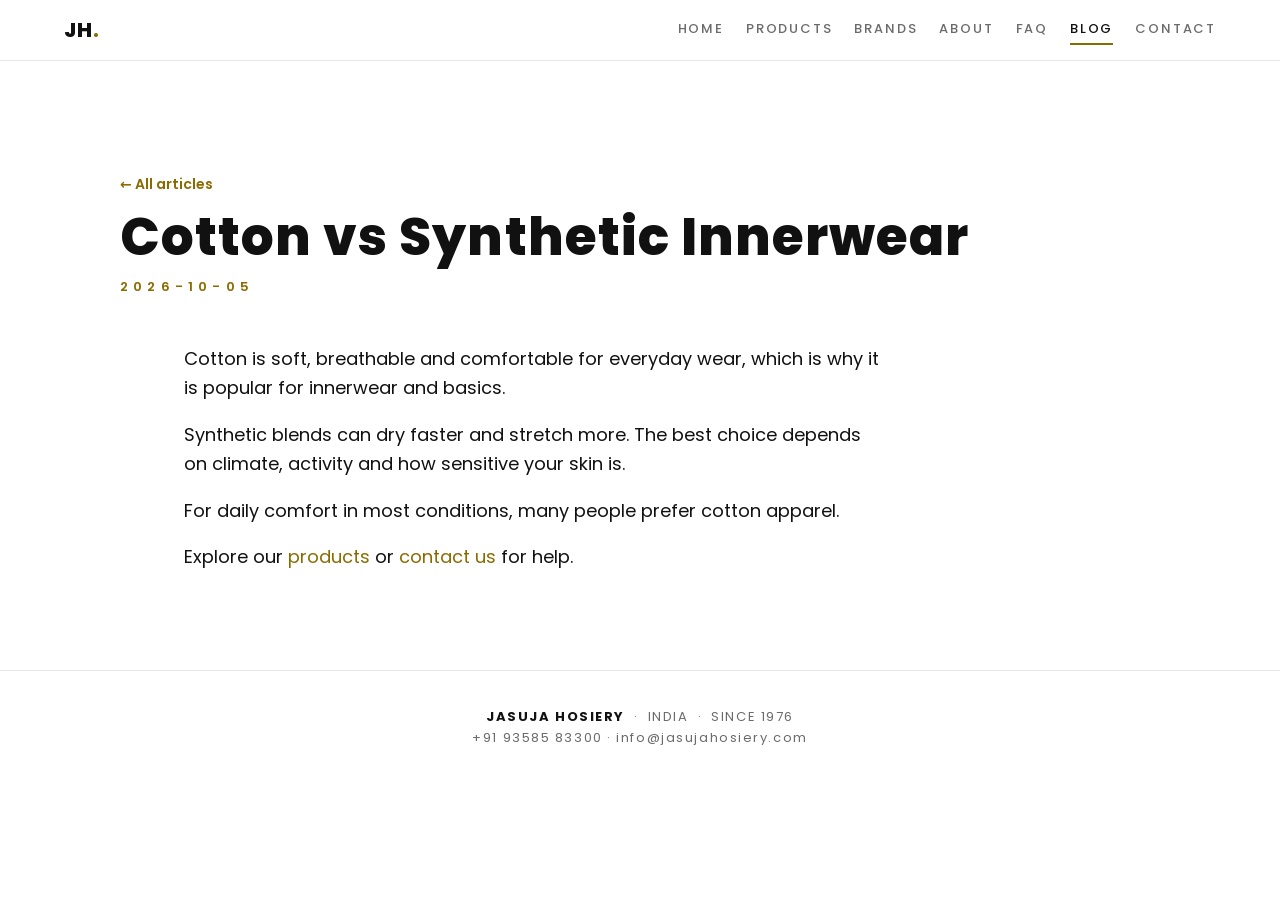
<file: blog/cotton-vs-synthetic-innerwear/index.html>
<!DOCTYPE html>
<html lang="en"><head><meta charset="utf-8"><meta name="viewport" content="width=device-width, initial-scale=1, viewport-fit=cover">
<title>Cotton vs Synthetic Innerwear | Jasuja Hosiery</title><meta name="description" content="Cotton is soft, breathable and comfortable for everyday wear, which is why it is popular for innerwear and basics."><link rel="canonical" href="https://jasujahosiery.com/blog/cotton-vs-synthetic-innerwear/">
<meta property="og:type" content="article"><meta property="og:title" content="Cotton vs Synthetic Innerwear | Jasuja Hosiery"><meta property="og:description" content="Cotton is soft, breathable and comfortable for everyday wear, which is why it is popular for innerwear and basics."><meta property="og:url" content="https://jasujahosiery.com/blog/cotton-vs-synthetic-innerwear/"><meta property="og:site_name" content="Jasuja Hosiery"><meta name="twitter:card" content="summary">
<meta name="theme-color" content="#8B6B00">
<link rel="icon" href="data:image/svg+xml,&lt;svg xmlns=%27http://www.w3.org/2000/svg%27 viewBox=%270 0 100 100%27&gt;&lt;text y=%27.9em%27 font-size=%2790%27&gt;🧵&lt;/text&gt;&lt;/svg&gt;">
<link rel="preconnect" href="https://fonts.googleapis.com"><link rel="preconnect" href="https://fonts.gstatic.com" crossorigin>
<link href="https://fonts.googleapis.com/css2?family=Poppins:wght@400;500;600;700;800&amp;display=swap" rel="stylesheet">
<link rel="stylesheet" href="/style.css"><script type="application/ld+json">{"@context": "https://schema.org", "@type": "BlogPosting", "headline": "Cotton vs Synthetic Innerwear", "description": "Cotton is soft, breathable and comfortable for everyday wear, which is why it is popular for innerwear and basics.", "datePublished": "2026-10-05", "dateModified": "2026-10-05", "mainEntityOfPage": "https://jasujahosiery.com/blog/cotton-vs-synthetic-innerwear/", "author": {"@type": "Organization", "name": "Jasuja Hosiery"}, "publisher": {"@type": "Organization", "name": "Jasuja Hosiery"}}</script></head><body>
<nav><a class="logo" href="/">JH<span>.</span></a><div class="links"><a href="/">Home</a><a href="/products/">Products</a><a href="/brands/">Brands</a><a href="/about/">About</a><a href="/faq/">FAQ</a><a href="/blog/" class="on">Blog</a><a href="/contact/">Contact</a></div></nav>
<main><div class="wrap head"><a class="back" href="/blog/">← All articles</a><h1 style="font-size:clamp(32px,5vw,52px);margin:14px 0">Cotton vs Synthetic Innerwear</h1><p class="eyebrow">2026-10-05</p></div><div class="wrap post" style="padding-bottom:80px"><div class="art"><p>Cotton is soft, breathable and comfortable for everyday wear, which is why it is popular for innerwear and basics.</p><p>Synthetic blends can dry faster and stretch more. The best choice depends on climate, activity and how sensitive your skin is.</p><p>For daily comfort in most conditions, many people prefer cotton apparel.</p><p>Explore our <a href="/products/" style="color:var(--gold)">products</a> or <a href="/contact/" style="color:var(--gold)">contact us</a> for help.</p></div></div></main>
<footer><b>JASUJA HOSIERY</b> &nbsp;·&nbsp; INDIA &nbsp;·&nbsp; SINCE 1976<br><a href="tel:+919358583300">+91 93585 83300</a> · <a href="mailto:info@jasujahosiery.com">info@jasujahosiery.com</a></footer>
</body></html>
</file>
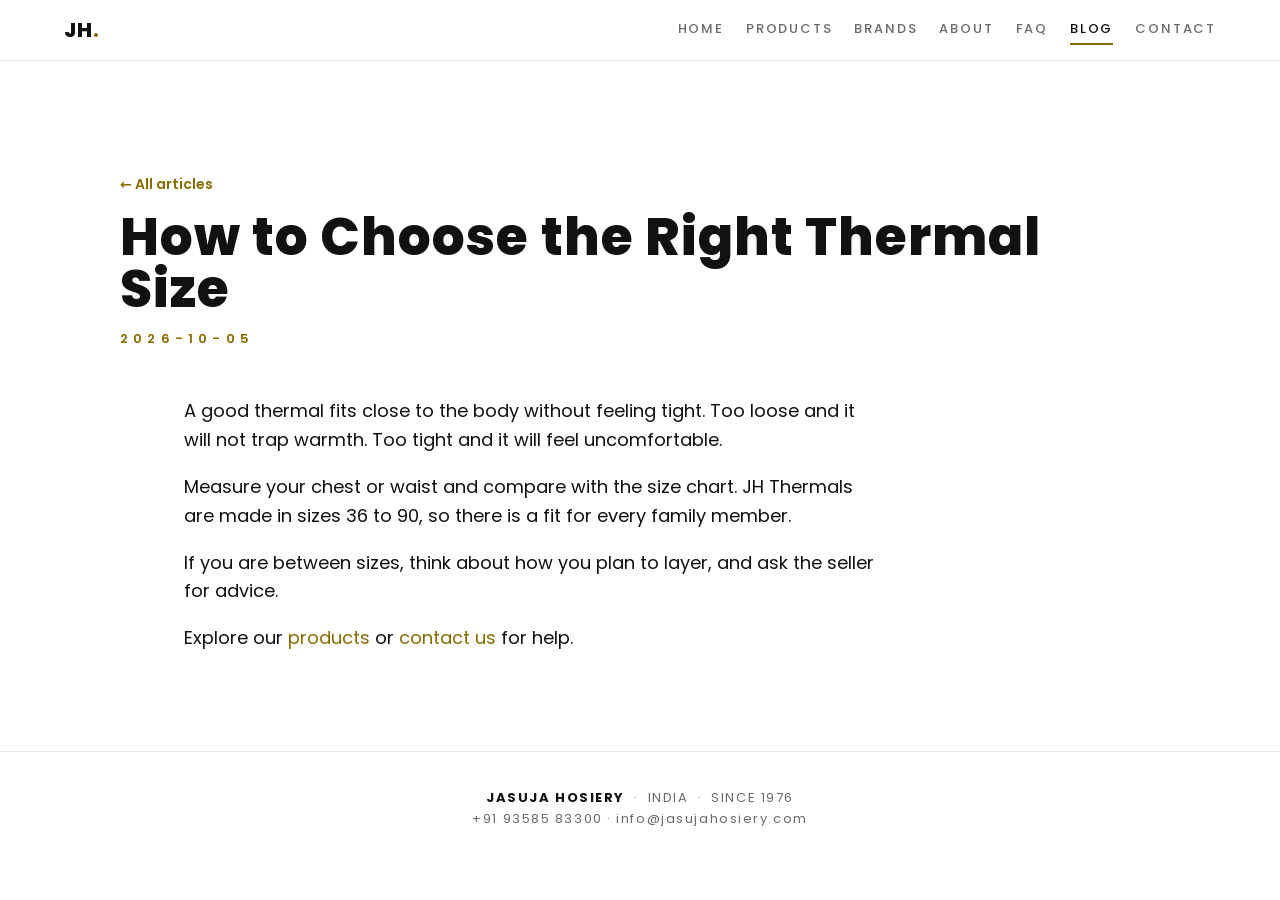
<file: blog/how-to-choose-thermal-size/index.html>
<!DOCTYPE html>
<html lang="en"><head><meta charset="utf-8"><meta name="viewport" content="width=device-width, initial-scale=1, viewport-fit=cover">
<title>How to Choose the Right Thermal Size | Jasuja Hosiery</title><meta name="description" content="A good thermal fits close to the body without feeling tight. Too loose and it will not trap warmth. Too tight and it will feel uncomfortable."><link rel="canonical" href="https://jasujahosiery.com/blog/how-to-choose-thermal-size/">
<meta property="og:type" content="article"><meta property="og:title" content="How to Choose the Right Thermal Size | Jasuja Hosiery"><meta property="og:description" content="A good thermal fits close to the body without feeling tight. Too loose and it will not trap warmth. Too tight and it will feel uncomfortable."><meta property="og:url" content="https://jasujahosiery.com/blog/how-to-choose-thermal-size/"><meta property="og:site_name" content="Jasuja Hosiery"><meta name="twitter:card" content="summary">
<meta name="theme-color" content="#8B6B00">
<link rel="icon" href="data:image/svg+xml,&lt;svg xmlns=%27http://www.w3.org/2000/svg%27 viewBox=%270 0 100 100%27&gt;&lt;text y=%27.9em%27 font-size=%2790%27&gt;🧵&lt;/text&gt;&lt;/svg&gt;">
<link rel="preconnect" href="https://fonts.googleapis.com"><link rel="preconnect" href="https://fonts.gstatic.com" crossorigin>
<link href="https://fonts.googleapis.com/css2?family=Poppins:wght@400;500;600;700;800&amp;display=swap" rel="stylesheet">
<link rel="stylesheet" href="/style.css"><script type="application/ld+json">{"@context": "https://schema.org", "@type": "BlogPosting", "headline": "How to Choose the Right Thermal Size", "description": "A good thermal fits close to the body without feeling tight. Too loose and it will not trap warmth. Too tight and it will feel uncomfortable.", "datePublished": "2026-10-05", "dateModified": "2026-10-05", "mainEntityOfPage": "https://jasujahosiery.com/blog/how-to-choose-thermal-size/", "author": {"@type": "Organization", "name": "Jasuja Hosiery"}, "publisher": {"@type": "Organization", "name": "Jasuja Hosiery"}}</script></head><body>
<nav><a class="logo" href="/">JH<span>.</span></a><div class="links"><a href="/">Home</a><a href="/products/">Products</a><a href="/brands/">Brands</a><a href="/about/">About</a><a href="/faq/">FAQ</a><a href="/blog/" class="on">Blog</a><a href="/contact/">Contact</a></div></nav>
<main><div class="wrap head"><a class="back" href="/blog/">← All articles</a><h1 style="font-size:clamp(32px,5vw,52px);margin:14px 0">How to Choose the Right Thermal Size</h1><p class="eyebrow">2026-10-05</p></div><div class="wrap post" style="padding-bottom:80px"><div class="art"><p>A good thermal fits close to the body without feeling tight. Too loose and it will not trap warmth. Too tight and it will feel uncomfortable.</p><p>Measure your chest or waist and compare with the size chart. JH Thermals are made in sizes 36 to 90, so there is a fit for every family member.</p><p>If you are between sizes, think about how you plan to layer, and ask the seller for advice.</p><p>Explore our <a href="/products/" style="color:var(--gold)">products</a> or <a href="/contact/" style="color:var(--gold)">contact us</a> for help.</p></div></div></main>
<footer><b>JASUJA HOSIERY</b> &nbsp;·&nbsp; INDIA &nbsp;·&nbsp; SINCE 1976<br><a href="tel:+919358583300">+91 93585 83300</a> · <a href="mailto:info@jasujahosiery.com">info@jasujahosiery.com</a></footer>
</body></html>
</file>
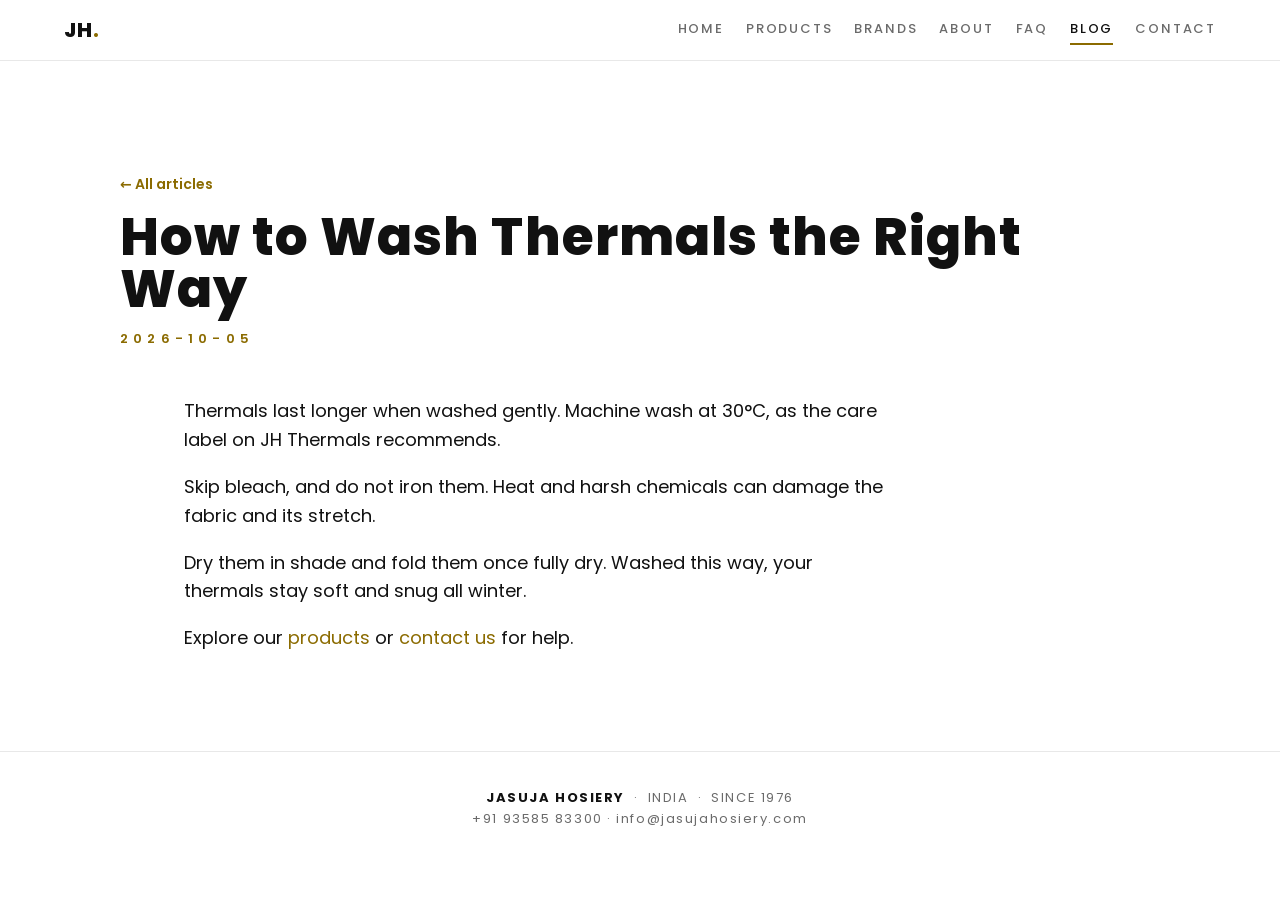
<file: blog/how-to-wash-thermals/index.html>
<!DOCTYPE html>
<html lang="en"><head><meta charset="utf-8"><meta name="viewport" content="width=device-width, initial-scale=1, viewport-fit=cover">
<title>How to Wash Thermals the Right Way | Jasuja Hosiery</title><meta name="description" content="Thermals last longer when washed gently. Machine wash at 30°C, as the care label on JH Thermals recommends."><link rel="canonical" href="https://jasujahosiery.com/blog/how-to-wash-thermals/">
<meta property="og:type" content="article"><meta property="og:title" content="How to Wash Thermals the Right Way | Jasuja Hosiery"><meta property="og:description" content="Thermals last longer when washed gently. Machine wash at 30°C, as the care label on JH Thermals recommends."><meta property="og:url" content="https://jasujahosiery.com/blog/how-to-wash-thermals/"><meta property="og:site_name" content="Jasuja Hosiery"><meta name="twitter:card" content="summary">
<meta name="theme-color" content="#8B6B00">
<link rel="icon" href="data:image/svg+xml,&lt;svg xmlns=%27http://www.w3.org/2000/svg%27 viewBox=%270 0 100 100%27&gt;&lt;text y=%27.9em%27 font-size=%2790%27&gt;🧵&lt;/text&gt;&lt;/svg&gt;">
<link rel="preconnect" href="https://fonts.googleapis.com"><link rel="preconnect" href="https://fonts.gstatic.com" crossorigin>
<link href="https://fonts.googleapis.com/css2?family=Poppins:wght@400;500;600;700;800&amp;display=swap" rel="stylesheet">
<link rel="stylesheet" href="/style.css"><script type="application/ld+json">{"@context": "https://schema.org", "@type": "BlogPosting", "headline": "How to Wash Thermals the Right Way", "description": "Thermals last longer when washed gently. Machine wash at 30°C, as the care label on JH Thermals recommends.", "datePublished": "2026-10-05", "dateModified": "2026-10-05", "mainEntityOfPage": "https://jasujahosiery.com/blog/how-to-wash-thermals/", "author": {"@type": "Organization", "name": "Jasuja Hosiery"}, "publisher": {"@type": "Organization", "name": "Jasuja Hosiery"}}</script></head><body>
<nav><a class="logo" href="/">JH<span>.</span></a><div class="links"><a href="/">Home</a><a href="/products/">Products</a><a href="/brands/">Brands</a><a href="/about/">About</a><a href="/faq/">FAQ</a><a href="/blog/" class="on">Blog</a><a href="/contact/">Contact</a></div></nav>
<main><div class="wrap head"><a class="back" href="/blog/">← All articles</a><h1 style="font-size:clamp(32px,5vw,52px);margin:14px 0">How to Wash Thermals the Right Way</h1><p class="eyebrow">2026-10-05</p></div><div class="wrap post" style="padding-bottom:80px"><div class="art"><p>Thermals last longer when washed gently. Machine wash at 30°C, as the care label on JH Thermals recommends.</p><p>Skip bleach, and do not iron them. Heat and harsh chemicals can damage the fabric and its stretch.</p><p>Dry them in shade and fold them once fully dry. Washed this way, your thermals stay soft and snug all winter.</p><p>Explore our <a href="/products/" style="color:var(--gold)">products</a> or <a href="/contact/" style="color:var(--gold)">contact us</a> for help.</p></div></div></main>
<footer><b>JASUJA HOSIERY</b> &nbsp;·&nbsp; INDIA &nbsp;·&nbsp; SINCE 1976<br><a href="tel:+919358583300">+91 93585 83300</a> · <a href="mailto:info@jasujahosiery.com">info@jasujahosiery.com</a></footer>
</body></html>
</file>
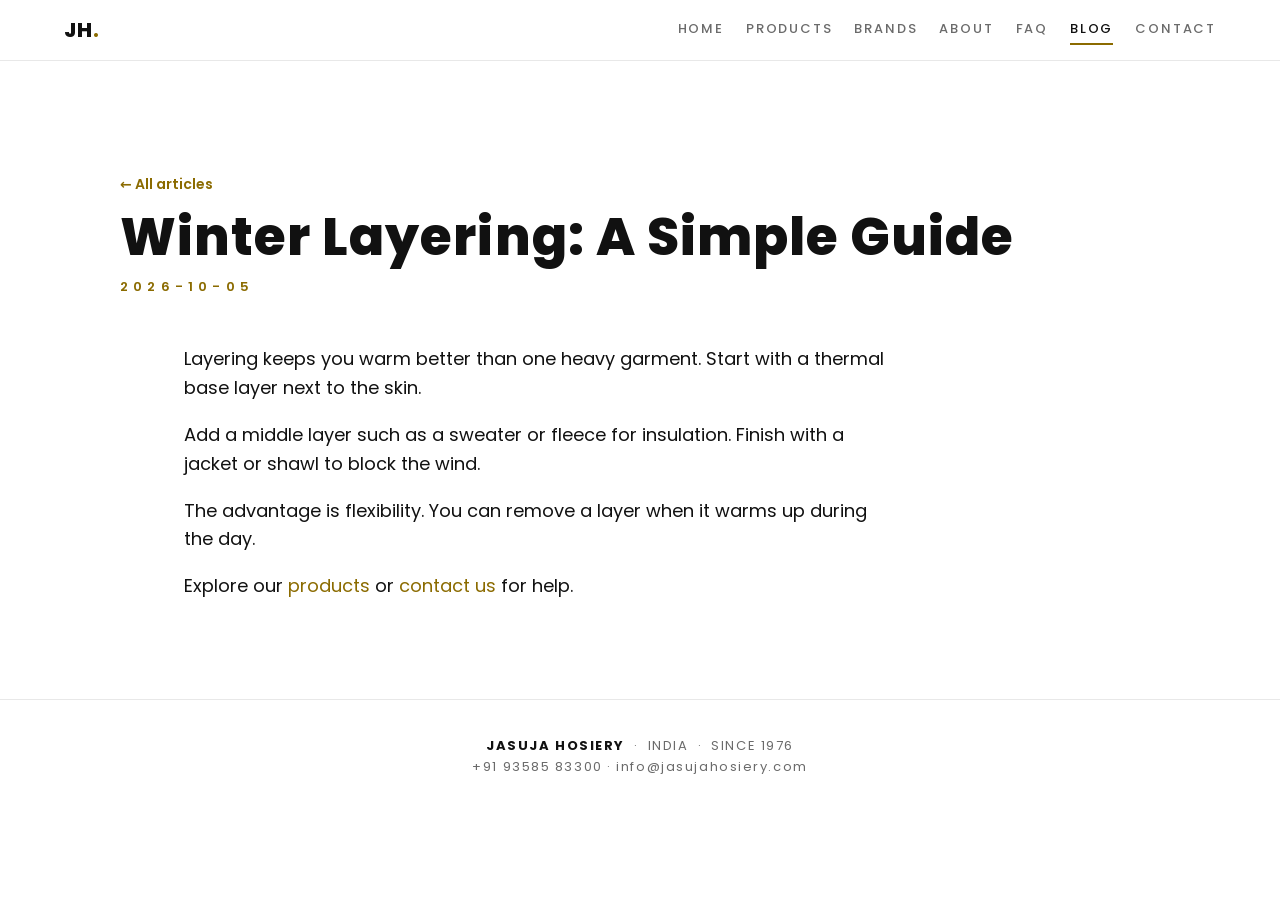
<file: blog/layering-for-winter/index.html>
<!DOCTYPE html>
<html lang="en"><head><meta charset="utf-8"><meta name="viewport" content="width=device-width, initial-scale=1, viewport-fit=cover">
<title>Winter Layering: A Simple Guide | Jasuja Hosiery</title><meta name="description" content="Layering keeps you warm better than one heavy garment. Start with a thermal base layer next to the skin."><link rel="canonical" href="https://jasujahosiery.com/blog/layering-for-winter/">
<meta property="og:type" content="article"><meta property="og:title" content="Winter Layering: A Simple Guide | Jasuja Hosiery"><meta property="og:description" content="Layering keeps you warm better than one heavy garment. Start with a thermal base layer next to the skin."><meta property="og:url" content="https://jasujahosiery.com/blog/layering-for-winter/"><meta property="og:site_name" content="Jasuja Hosiery"><meta name="twitter:card" content="summary">
<meta name="theme-color" content="#8B6B00">
<link rel="icon" href="data:image/svg+xml,&lt;svg xmlns=%27http://www.w3.org/2000/svg%27 viewBox=%270 0 100 100%27&gt;&lt;text y=%27.9em%27 font-size=%2790%27&gt;🧵&lt;/text&gt;&lt;/svg&gt;">
<link rel="preconnect" href="https://fonts.googleapis.com"><link rel="preconnect" href="https://fonts.gstatic.com" crossorigin>
<link href="https://fonts.googleapis.com/css2?family=Poppins:wght@400;500;600;700;800&amp;display=swap" rel="stylesheet">
<link rel="stylesheet" href="/style.css"><script type="application/ld+json">{"@context": "https://schema.org", "@type": "BlogPosting", "headline": "Winter Layering: A Simple Guide", "description": "Layering keeps you warm better than one heavy garment. Start with a thermal base layer next to the skin.", "datePublished": "2026-10-05", "dateModified": "2026-10-05", "mainEntityOfPage": "https://jasujahosiery.com/blog/layering-for-winter/", "author": {"@type": "Organization", "name": "Jasuja Hosiery"}, "publisher": {"@type": "Organization", "name": "Jasuja Hosiery"}}</script></head><body>
<nav><a class="logo" href="/">JH<span>.</span></a><div class="links"><a href="/">Home</a><a href="/products/">Products</a><a href="/brands/">Brands</a><a href="/about/">About</a><a href="/faq/">FAQ</a><a href="/blog/" class="on">Blog</a><a href="/contact/">Contact</a></div></nav>
<main><div class="wrap head"><a class="back" href="/blog/">← All articles</a><h1 style="font-size:clamp(32px,5vw,52px);margin:14px 0">Winter Layering: A Simple Guide</h1><p class="eyebrow">2026-10-05</p></div><div class="wrap post" style="padding-bottom:80px"><div class="art"><p>Layering keeps you warm better than one heavy garment. Start with a thermal base layer next to the skin.</p><p>Add a middle layer such as a sweater or fleece for insulation. Finish with a jacket or shawl to block the wind.</p><p>The advantage is flexibility. You can remove a layer when it warms up during the day.</p><p>Explore our <a href="/products/" style="color:var(--gold)">products</a> or <a href="/contact/" style="color:var(--gold)">contact us</a> for help.</p></div></div></main>
<footer><b>JASUJA HOSIERY</b> &nbsp;·&nbsp; INDIA &nbsp;·&nbsp; SINCE 1976<br><a href="tel:+919358583300">+91 93585 83300</a> · <a href="mailto:info@jasujahosiery.com">info@jasujahosiery.com</a></footer>
</body></html>
</file>
<file: style.css>
:root{--bg:#fff;--fg:#111;--mute:#6b6b6b;--gold:#8B6B00;--line:#e8e8e8;--soft:#f6f5f1;box-sizing:border-box;padding-top:env(safe-area-inset-top,0px);padding-bottom:env(safe-area-inset-bottom,0px)}
@media (prefers-color-scheme:dark){:root:not([data-theme="light"]){--bg:#0c0c0c;--fg:#f5f5f5;--mute:#9a9a9a;--gold:#c9a227;--line:#242424;--soft:#161616}}
:root[data-theme="dark"]{--bg:#0c0c0c;--fg:#f5f5f5;--mute:#9a9a9a;--gold:#c9a227;--line:#242424;--soft:#161616}
html{scroll-padding-top:env(safe-area-inset-top,0px)}
*{box-sizing:border-box;margin:0}
body{background:var(--bg);color:var(--fg);font-family:Poppins,system-ui,-apple-system,"Segoe UI",sans-serif;line-height:1.6;-webkit-font-smoothing:antialiased}
a{color:inherit;text-decoration:none}
nav{position:sticky;top:env(safe-area-inset-top,0px);z-index:5;display:flex;align-items:center;justify-content:space-between;gap:12px;padding:14px 5vw;background:color-mix(in srgb,var(--bg) 85%,transparent);backdrop-filter:blur(14px);border-bottom:1px solid var(--line)}
.logo{font-weight:800;letter-spacing:.04em;font-size:20px}
.logo span{color:var(--gold)}
.links{display:flex;gap:22px;overflow-x:auto;font-size:13px;font-weight:500;letter-spacing:.14em;text-transform:uppercase}
.links a{color:var(--mute);white-space:nowrap;padding:4px 0;border-bottom:2px solid transparent}
.links a.on,.links a:hover{color:var(--fg);border-color:var(--gold)}
.wrap{max-width:1040px;margin:0 auto;padding:0 5vw}
.hero{text-align:center;padding:clamp(70px,14vw,150px) 0 clamp(50px,9vw,100px)}
.eyebrow{font-size:13px;letter-spacing:.4em;text-transform:uppercase;color:var(--gold);font-weight:600}
h1{font-size:clamp(48px,11vw,128px);font-weight:800;line-height:1;letter-spacing:.02em;margin:18px 0}
h2{font-size:clamp(30px,5vw,52px);font-weight:700;line-height:1.1;letter-spacing:-.01em}
.bar{display:inline-block;border-top:6px solid var(--gold);border-bottom:6px solid var(--gold);padding:6px 28px;font-size:clamp(26px,5vw,48px);font-weight:700;letter-spacing:.12em;margin:10px 0 28px}
.lead{color:var(--mute);font-size:clamp(16px,2.2vw,21px);max-width:620px;margin:0 auto}
.btns{display:flex;gap:12px;justify-content:center;flex-wrap:wrap;margin-top:34px}
.btn{padding:12px 28px;border-radius:99px;font-weight:600;font-size:15px;background:var(--fg);color:var(--bg);border:1px solid var(--fg)}
.btn.o{background:none;color:var(--fg);border-color:var(--line)}
.sec{padding:clamp(50px,8vw,90px) 0;border-top:1px solid var(--line)}
.stats{display:grid;grid-template-columns:repeat(3,1fr);gap:20px;text-align:center}
.stats b{display:block;font-size:clamp(34px,6vw,64px);font-weight:800;color:var(--gold);line-height:1.1}
.stats span{font-size:12px;letter-spacing:.2em;text-transform:uppercase;color:var(--mute)}
.grid{display:grid;grid-template-columns:repeat(auto-fit,minmax(250px,1fr));gap:18px;margin-top:36px}
.card{background:var(--soft);border-radius:22px;padding:34px 28px}
.card h3{font-size:22px;font-weight:700;margin-bottom:8px}
.card p{color:var(--mute);font-size:15px}
.card .t{font-size:12px;letter-spacing:.25em;text-transform:uppercase;color:var(--gold);font-weight:600;margin-bottom:14px;display:block}
.head{padding:clamp(60px,10vw,110px) 0 30px}
.chips{display:flex;flex-wrap:wrap;gap:10px;margin-top:26px}
.chip{border:1px solid var(--line);border-radius:99px;padding:10px 22px;font-weight:600;font-size:15px;letter-spacing:.03em}
.chip.g{background:var(--gold);border-color:var(--gold);color:#fff}
.sub{font-size:13px;letter-spacing:.3em;text-transform:uppercase;color:var(--mute);margin-top:48px;font-weight:600}
.care{display:flex;gap:14px;margin-top:26px}
.care svg{width:44px;height:44px;stroke:var(--fg);fill:none;stroke-width:2}
.cols{display:grid;grid-template-columns:repeat(auto-fit,minmax(280px,1fr));gap:40px;margin-top:20px}
.row{padding:18px 0;border-bottom:1px solid var(--line)}
.row small{display:block;font-size:12px;letter-spacing:.25em;text-transform:uppercase;color:var(--gold);font-weight:600}
.row a,.row p{font-size:20px;font-weight:500}
.map{border-radius:22px;overflow:hidden;border:1px solid var(--line);margin-top:20px}
.map iframe{display:block;width:100%;height:340px;border:0}
footer{border-top:1px solid var(--line);padding:36px 5vw;text-align:center;color:var(--mute);font-size:13px;letter-spacing:.12em}
footer b{color:var(--fg)}
@media(max-width:560px){.links{gap:16px;font-size:11px}.logo{font-size:17px}}
details{border-bottom:1px solid var(--line);padding:18px 0}
summary{cursor:pointer;font-weight:600;font-size:18px;list-style:none;display:flex;justify-content:space-between;gap:16px}
summary::after{content:'+';color:var(--gold);font-size:24px;line-height:1}
details[open] summary::after{content:'−'}
details p{color:var(--mute);margin-top:10px;max-width:720px}
.post a.card{display:block}.post .card:hover{outline:1px solid var(--gold)}
.art{max-width:700px}.art p{font-size:18px;margin:18px 0;color:var(--fg)}
.back{color:var(--gold);font-weight:600;font-size:14px}
</file>
